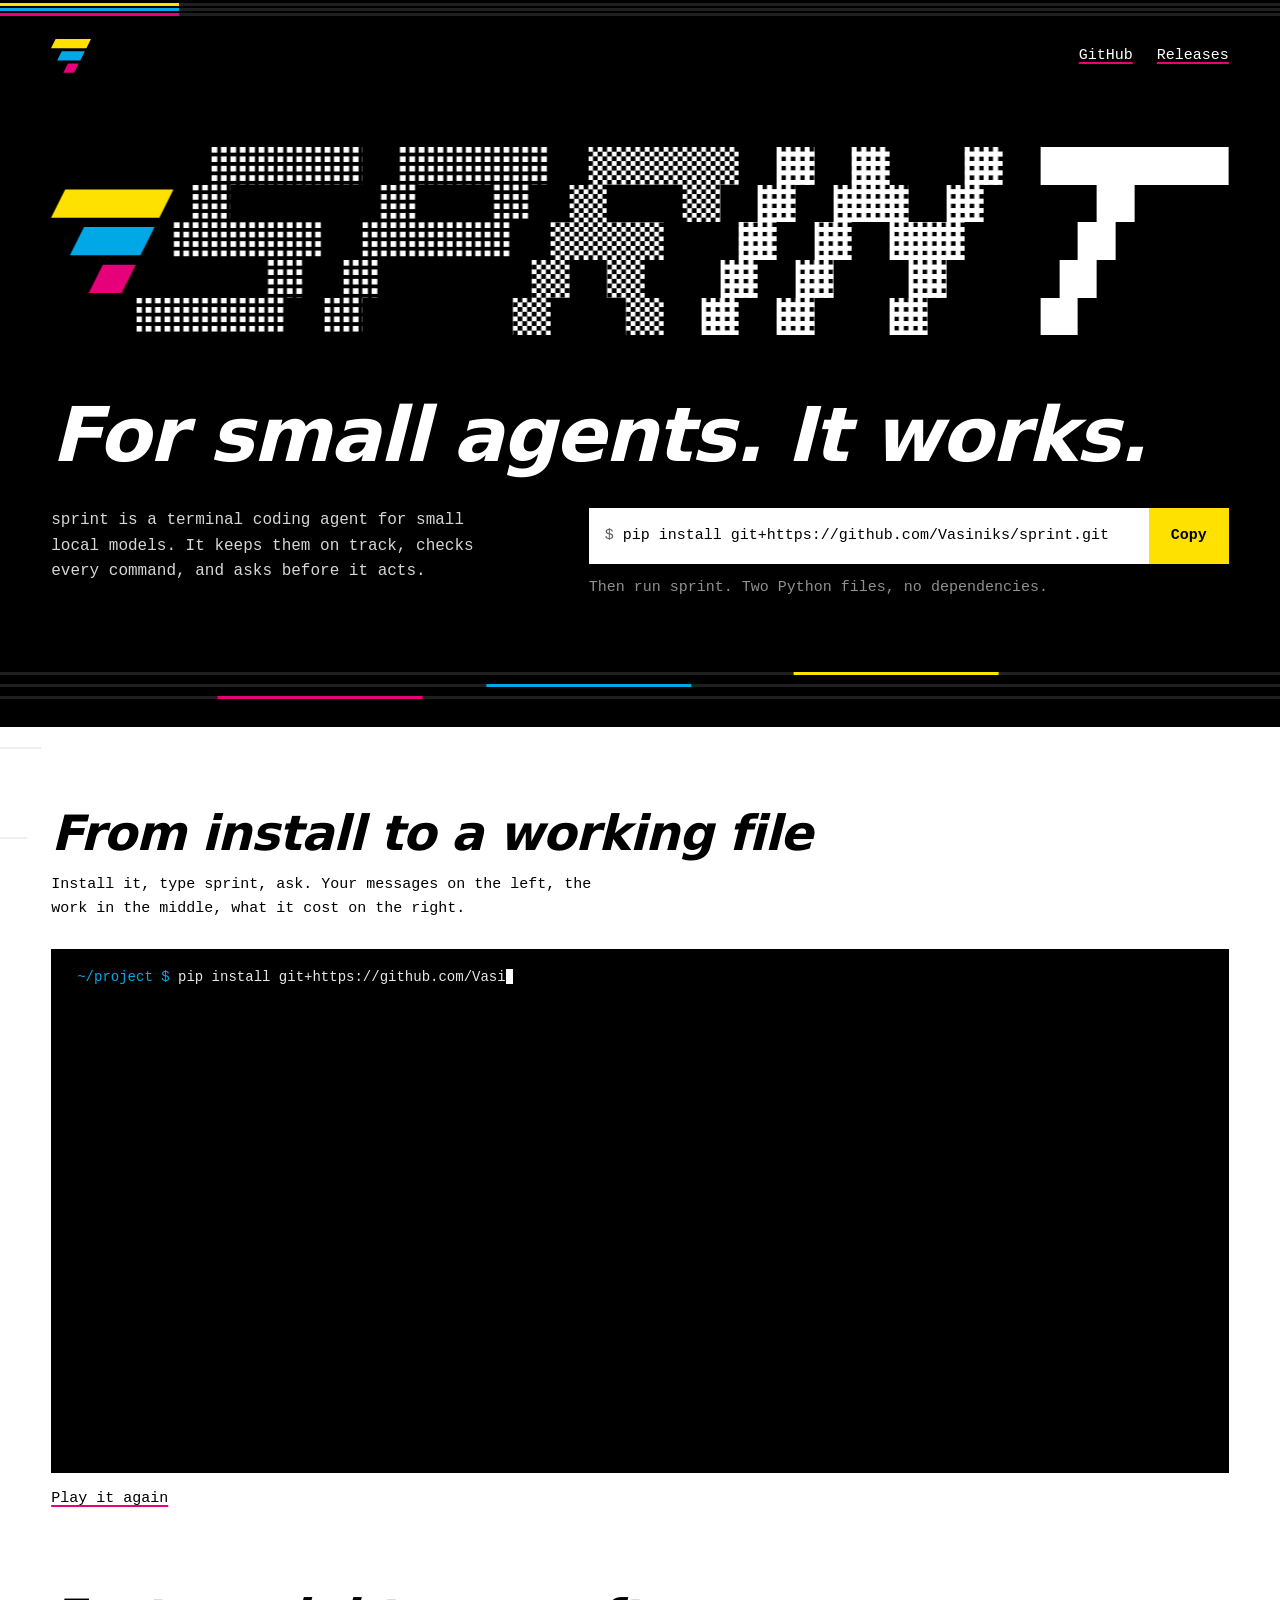
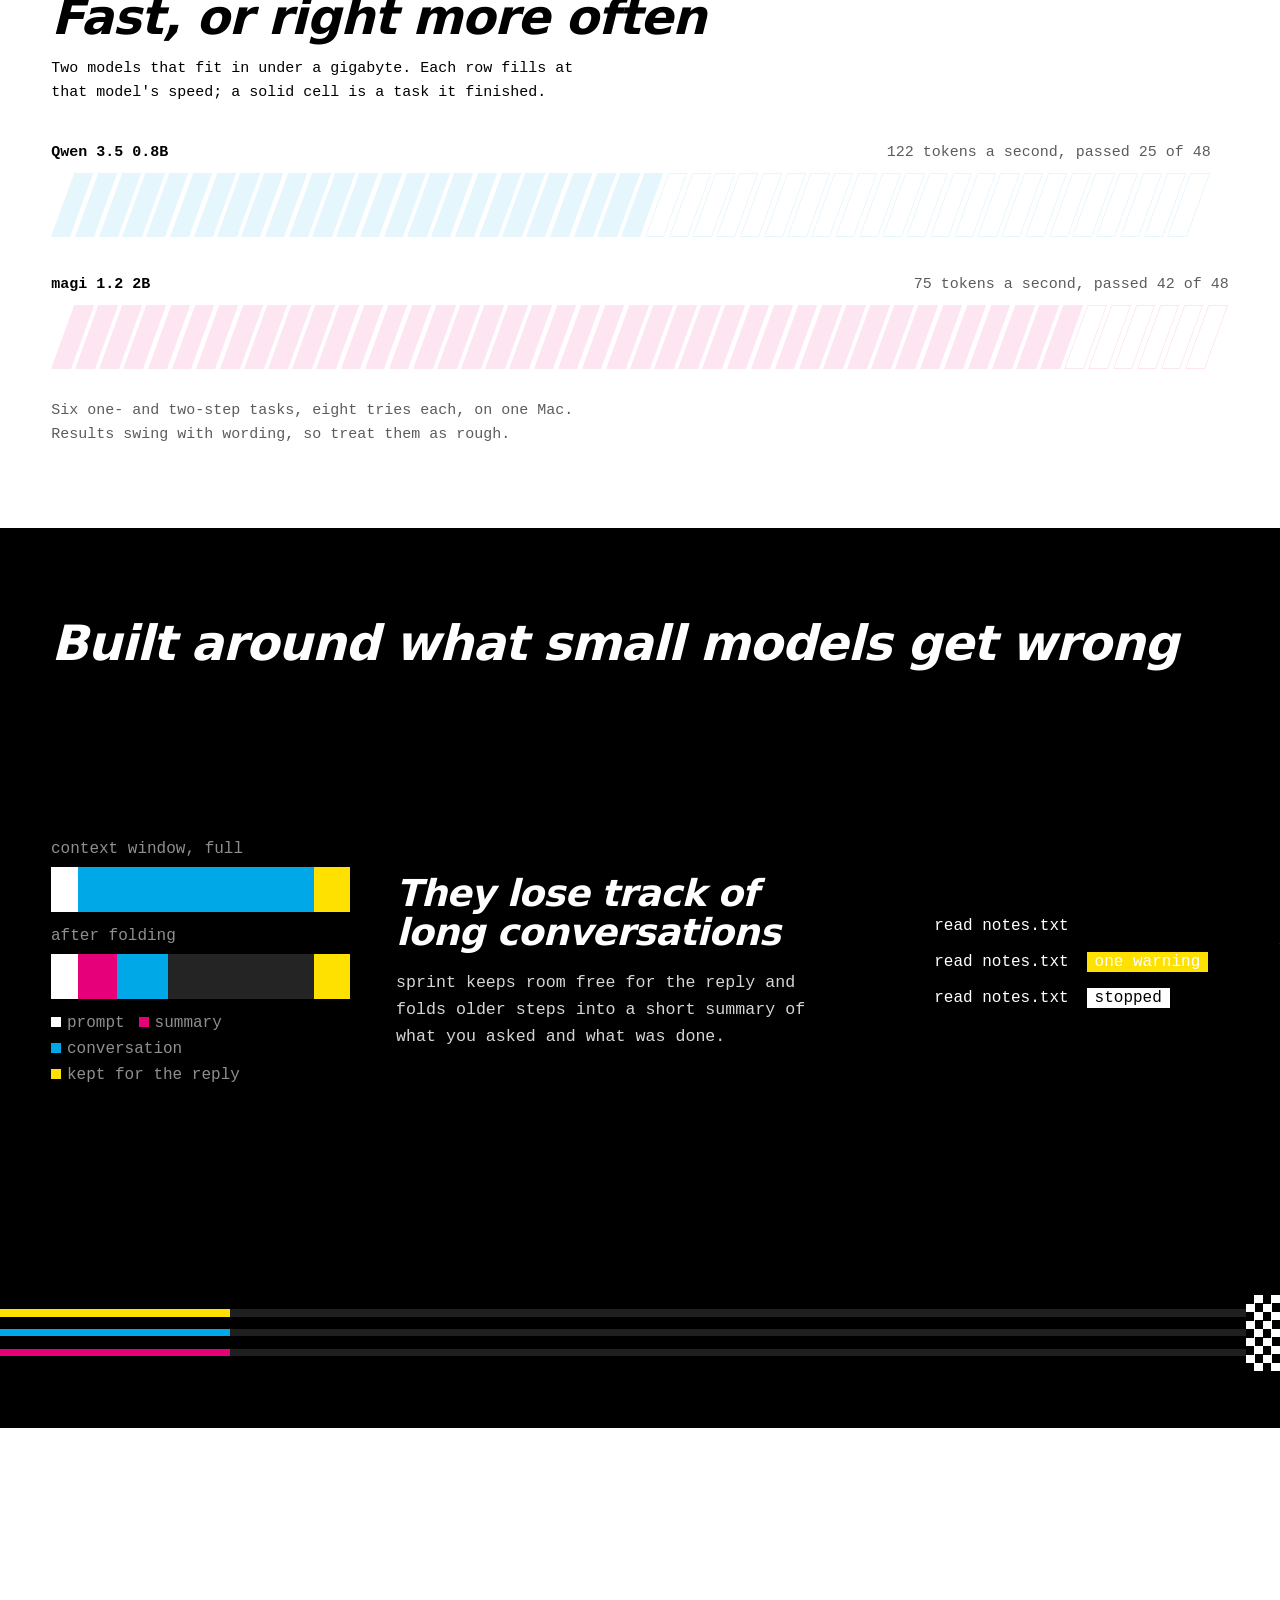
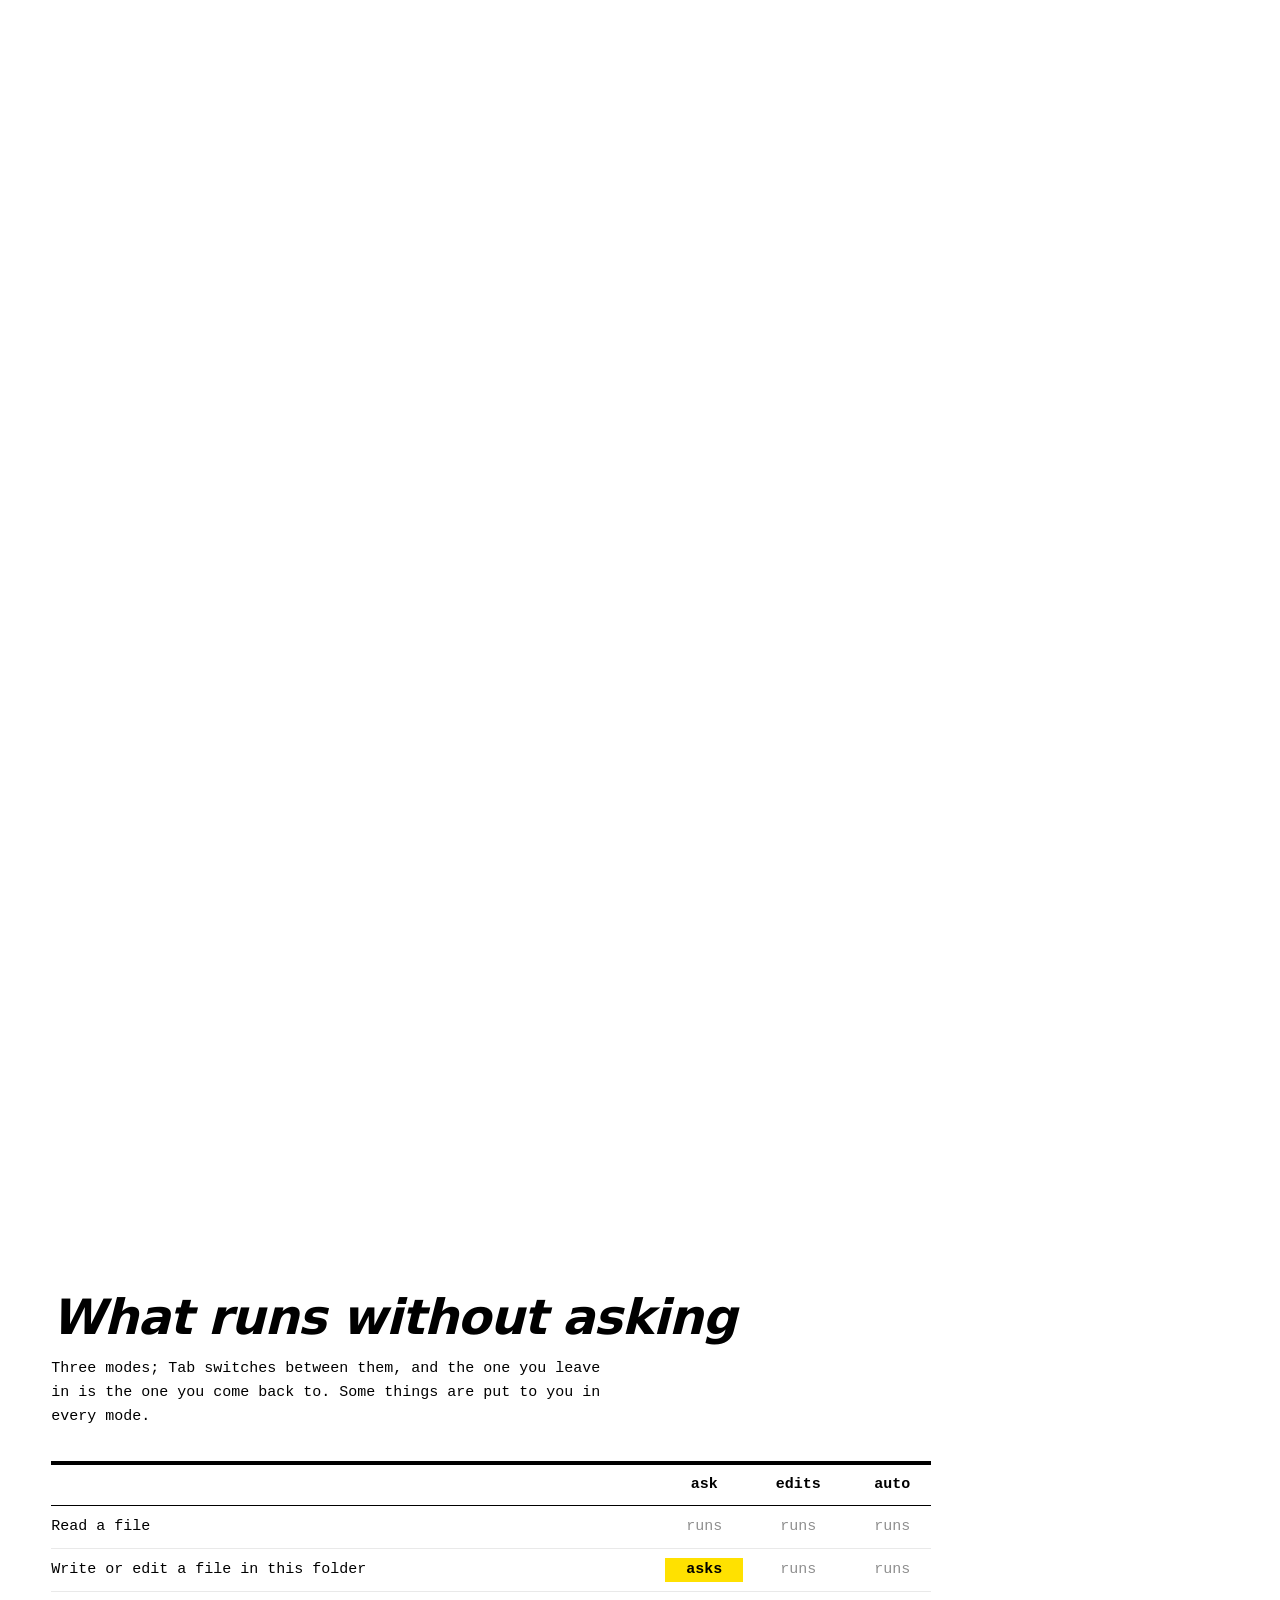
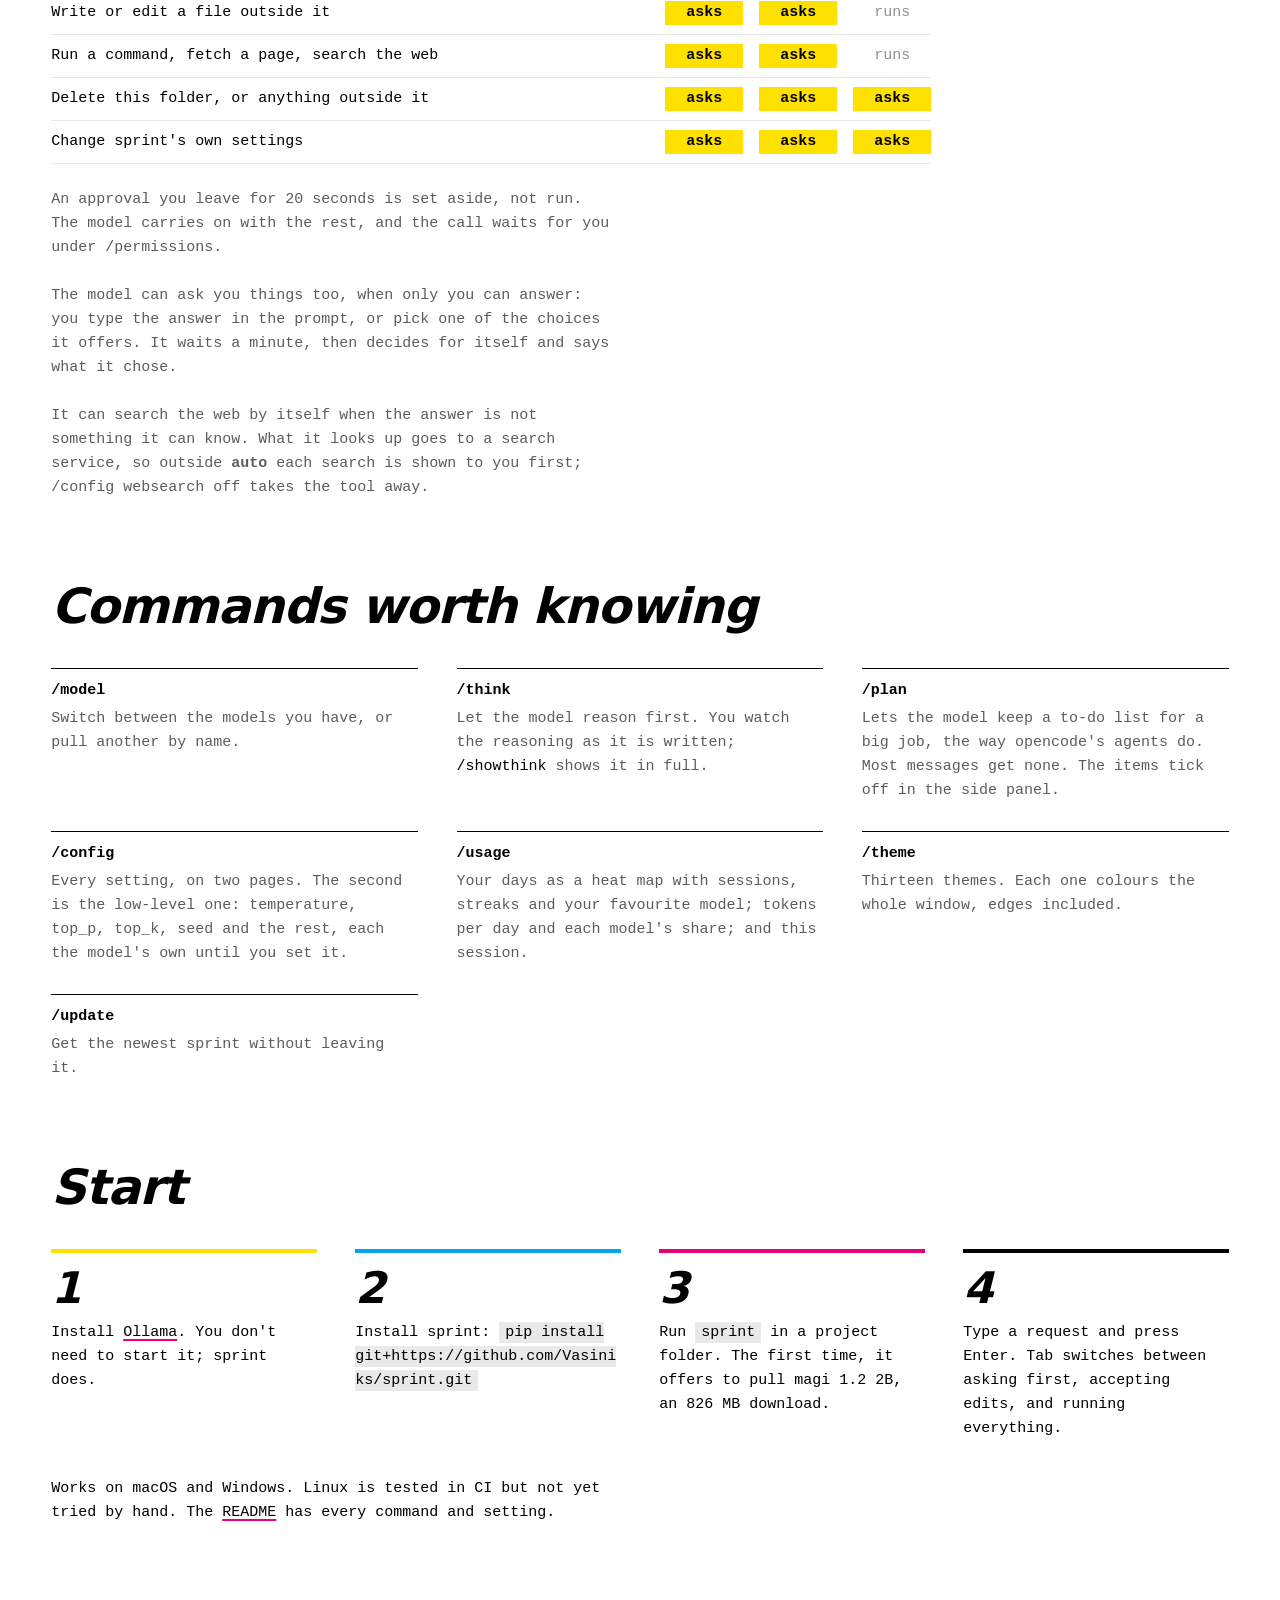
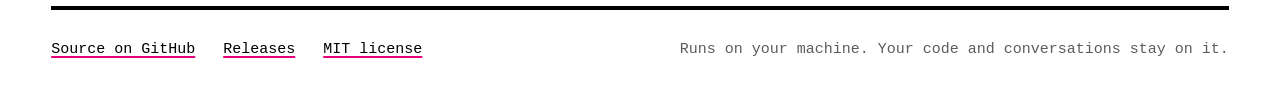
<file: site/index.html>
<!doctype html>
<html lang="en">
<head>
<meta charset="utf-8">
<meta name="viewport" content="width=device-width, initial-scale=1">
<title>sprint, a coding agent for small models</title>
<meta name="description" content="sprint is a terminal coding agent for small local models. Two Python files, no dependencies.">
<meta property="og:title" content="sprint">
<meta property="og:description" content="A terminal coding agent for small local models. It works.">
<meta name="color-scheme" content="light">
<link rel="icon" href="favicon.svg" type="image/svg+xml">
<script>document.documentElement.className = 'js'</script>
<style>
:root {
  --paper: #fff; --ink: #000; --grey: #5c5c5c; --faint: #e9e9e9; --line: #4a4a4a; --dim: #8f8f8f;
  --y: #ffe100; --c: #00a8e8; --m: #e6007a;
  --mono: ui-monospace, "SF Mono", SFMono-Regular, Menlo, Consolas, "Liberation Mono", monospace;
  --lean: "Avenir Next", "Helvetica Neue", "Segoe UI", system-ui, Arial, sans-serif;
  --gutter: clamp(16px, 4vw, 72px);
}
* { box-sizing: border-box; }
html { -webkit-text-size-adjust: 100%; }
body { margin: 0; background: var(--paper); color: var(--ink); font: 15px/1.6 var(--mono); overflow-x: clip; }
a { color: inherit; text-decoration: underline; text-decoration-color: var(--m); text-decoration-thickness: 2px; text-underline-offset: 3px; }
a:hover { text-decoration-color: var(--c); }
:focus-visible { outline: 3px solid var(--c); outline-offset: 3px; }
p { margin: 0; max-width: 62ch; }
h1, h2, h3 { font-family: var(--lean); font-style: italic; font-weight: 800; letter-spacing: -0.02em; margin: 0; }
h1 { font-size: clamp(2.1rem, 5.9vw, 7rem); line-height: .98; }
h1 span { white-space: nowrap; }
h2 { font-size: clamp(1.6rem, 3.8vw, 3.25rem); line-height: 1.05; }
h3 { font-size: 1.3rem; line-height: 1.2; }
code { font: inherit; }

/* the pace: three runners across the top of the window, each as far along its lane as you are down the page.
   Yellow leads, magenta trails, and they finish level */
.pace { position: fixed; inset: 0 0 auto 0; z-index: 20; display: grid; gap: 2px; padding: 3px 0; background: var(--ink); pointer-events: none; }
.pace i { display: block; height: 3px; background: #1f1f1f; position: relative; overflow: hidden; }
.pace i::after { content: ""; position: absolute; inset: 0 auto 0 0; width: 14vw; background: var(--tint); transform: translateX(calc(var(--p, 0) * 86vw)); }
.pace i:nth-child(1) { --tint: var(--y); } .pace i:nth-child(2) { --tint: var(--c); } .pace i:nth-child(3) { --tint: var(--m); }

/* the wind: while you scroll, thin streaks cross the page behind the text, against the way the runners go, faster
   the faster you scroll; they fade when you stop. Behind everything: the black panels cover them */
.wind { position: fixed; inset: 0; z-index: -1; pointer-events: none; overflow: hidden; opacity: var(--gust, 0); }
.wind i { position: absolute; left: 0; top: var(--top); width: var(--len); height: var(--thick, 2px); background: var(--tint, #dcdcdc); transform: translateX(calc(var(--at, 0) * 1px)); will-change: transform; }
.wind i:nth-child(1) { --top: 9%; --len: 24vw; } .wind i:nth-child(2) { --top: 21%; --len: 12vw; --tint: var(--c); --thick: 3px; }
.wind i:nth-child(3) { --top: 34%; --len: 30vw; } .wind i:nth-child(4) { --top: 47%; --len: 16vw; --tint: var(--y); --thick: 3px; }
.wind i:nth-child(5) { --top: 58%; --len: 22vw; } .wind i:nth-child(6) { --top: 71%; --len: 10vw; --tint: var(--m); --thick: 3px; }
.wind i:nth-child(7) { --top: 83%; --len: 28vw; } .wind i:nth-child(8) { --top: 93%; --len: 14vw; }

/* hero: a black band the full width of the window */
.hero { background: var(--ink); color: #fff; padding: 19px var(--gutter) 0; overflow: hidden; }
.top { display: flex; align-items: center; justify-content: space-between; padding: 20px 0; }
.top svg { width: 40px; height: auto; display: block; }
.top nav { display: flex; gap: 24px; }
.mark { display: block; width: 100%; height: auto; overflow: visible; margin: clamp(20px, 6vh, 72px) 0 clamp(32px, 7vh, 80px); }
.mark .s { transform-box: fill-box; transform-origin: 100% 50%; transform: scaleX(0); }
.pitch { display: grid; grid-template-columns: minmax(0, 1fr) minmax(0, 640px); gap: 28px clamp(32px, 6vw, 96px); align-items: start; margin-top: clamp(24px, 4vh, 44px); }
.pitch p { font-size: 16px; color: #d6d6d6; }
.get { display: flex; align-items: stretch; background: #fff; color: var(--ink); }
.get code { flex: 1; min-width: 0; padding: 16px; overflow-x: auto; white-space: nowrap; scrollbar-width: none; }
.get code::before { content: "$ "; color: var(--grey); }
.get button { font: inherit; font-weight: 700; border: 0; padding: 0 22px; background: var(--y); color: var(--ink); cursor: pointer; }
.get button:hover { background: var(--c); }
.pitch .after { margin-top: 12px; font-size: 15px; color: var(--dim); }
.track { margin: clamp(40px, 8vh, 88px) calc(var(--gutter) * -1) 0; padding-bottom: 28px; display: grid; gap: 9px; }
.track i { display: block; height: 3px; background: #1f1f1f; position: relative; }
.track i::after { content: ""; position: absolute; inset: 0 auto 0 0; width: 16vw; background: var(--tint); transform: translateX(var(--at)); }
.track i:nth-child(1) { --tint: var(--y); --at: 62vw; --t: 1.5s; }
.track i:nth-child(2) { --tint: var(--c); --at: 38vw; --t: 2.2s; }
.track i:nth-child(3) { --tint: var(--m); --at: 17vw; --t: 3.1s; }

main { padding: 0 var(--gutter); }
section { padding-top: clamp(52px, 9vh, 104px); }
section > h2 + p { margin-top: 14px; }
/* a heading arrives the way the logo does: at a run from the left, three lines of colour trailing, drawn in as it stops */
h2 { position: relative; }
h2::before { content: ""; position: absolute; right: calc(100% + 14px); top: .22em; width: 100vw; height: .6em; transform: scaleX(0); transform-origin: 100% 50%;
  background: linear-gradient(var(--y) 0 26%, transparent 26% 37%, var(--c) 37% 63%, transparent 63% 74%, var(--m) 74%); }

/* the screen: three panels, like the app */
.tui { position: relative; margin-top: 28px; background: var(--ink); color: #e6e6e6; font-size: 14px; line-height: 1.55; display: grid; grid-template-columns: minmax(180px, 2fr) minmax(0, 7fr) minmax(200px, 2.4fr); }
/* before the app: the terminal it is installed and started from, then its opening screen while the model loads */
.boot { position: absolute; inset: 0; z-index: 2; background: var(--ink); padding: 18px clamp(14px, 2.4vw, 26px); display: none; overflow: hidden; }
.booting .boot { display: block; }
.shell { white-space: pre-wrap; overflow-wrap: anywhere; }  /* (not .sh: that is the logo's letters) */
.shell .ps { color: var(--c); } .shell .out { color: var(--dim); } .shell .ok { color: #fff; }
.splash { display: none; height: 100%; flex-direction: column; align-items: center; justify-content: center; gap: clamp(18px, 4vh, 34px); }
.loaded .shell { display: none; } .loaded .splash { display: flex; }
.word { width: min(74%, 560px); height: auto; display: block; }
.load { display: flex; align-items: center; gap: .9em; color: var(--dim); white-space: nowrap; }
.tui aside { padding: 16px 16px 14px; color: var(--dim); min-width: 0; }
.tui .hist { border-right: 1px solid var(--line); }
.tui .side { border-left: 1px solid var(--line); }
.tui h4 { margin: 0 0 8px; font: inherit; color: #fff; }
.tui h4 span { color: var(--dim); float: right; }
.tui .side h4:not(:first-child) { margin-top: 18px; }
.tui ol, .tui ul { list-style: none; margin: 0; padding: 0; }
.hist li { padding: 6px 8px; margin: 0 -8px 4px; }
.hist li.now { background: #1c1c1c; color: #fff; }
.hist li b { display: block; font-weight: 400; color: #fff; white-space: nowrap; overflow: hidden; text-overflow: ellipsis; }
.grid { display: grid; grid-template-columns: repeat(12, 1fr); gap: 2px; }
.grid i { aspect-ratio: 1.6; background: #242424; }
.grid i.sys { background: #fff; } .grid i.used { background: var(--c); }
.sess { display: grid; grid-template-columns: auto minmax(0, 1fr); gap: 0 1.2em; margin: 0; }
.sess dd { margin: 0; color: #e6e6e6; white-space: nowrap; overflow: hidden; text-overflow: ellipsis; }
.acts li { white-space: nowrap; overflow: hidden; text-overflow: ellipsis; }
.acts li b { font-weight: 400; color: var(--y); } .acts li em { font-style: normal; color: var(--c); }
.mid { display: flex; flex-direction: column; min-width: 0; height: calc(33.7em + 52px); padding: 16px clamp(12px, 2vw, 22px) 14px; }
.talk { flex: 1 1 0; min-height: 0; overflow: hidden; }
.talk > * + * { margin-top: 12px; }
.you { background: #2c2f35; padding: 6px 10px; color: #fff; font-weight: 700; border-left: 4px solid var(--c); }
.you::before { content: "❯ "; color: var(--c); }
.cost { color: var(--dim); margin-top: 2px !important; }
.win { position: relative; border: 1px solid var(--line); border-radius: 7px; padding: 12px 12px 8px; }
.talk > .win { margin-top: 20px; }
.win .cap, .win .state { position: absolute; top: -0.8em; background: var(--ink); padding: 0 6px; white-space: nowrap; }
.win .cap { left: 8px; max-width: calc(100% - 96px); overflow: hidden; text-overflow: ellipsis; }
.win .cap b { color: var(--y); font-weight: 400; }
.win .cap em { color: var(--c); font-style: normal; }
.win .state { right: 8px; color: var(--dim); }
.win .body { white-space: pre-wrap; min-height: 1.55em; }
.plus { color: var(--c); } .minus { color: var(--m); } .dim { color: var(--dim); }
/* the prompt: a status line while a turn runs, a rule with the model, the prompt itself, a rule carrying the mode */
.status { display: flex; align-items: center; gap: .9em; margin-top: 10px; color: var(--dim); white-space: nowrap; visibility: hidden; }
.busy .status { visibility: visible; }
.status span { min-width: 0; overflow: hidden; text-overflow: ellipsis; }
.lap { --cells: 14; flex: none; position: relative; width: calc(var(--cells) * .6em); height: 1.05em; margin: 0 .3em; background: #242424; overflow: hidden; transform: skewX(-26.565deg); color: var(--y); }
.lap b { position: absolute; inset: 0 auto 0 0; display: flex; transform: translateX(3em); }
.lap i { width: .6em; height: 1.05em; background: currentColor; }
.lap i:nth-child(1) { opacity: .3; } .lap i:nth-child(2) { opacity: .52; } .lap i:nth-child(3) { opacity: .76; }
.rule { display: flex; align-items: center; gap: 10px; margin-top: 4px; color: var(--dim); white-space: nowrap; }
.rule::before, .rule::after { content: ""; width: 14px; border-top: 1px solid var(--line); }
.rule.over::before, .rule.under::after { content: none; }
.rule i { flex: 1; border-top: 1px solid var(--line); min-width: 12px; }
#mode, .gt { color: var(--c); font-weight: 700; }
#meta { overflow: hidden; text-overflow: ellipsis; }
.line { display: flex; align-items: flex-start; gap: .6em; margin-top: 4px; color: #fff; }
.gt { flex: none; }
.modeline { display: flex; align-items: center; margin-top: 6px; color: var(--dim); white-space: nowrap; }
.icon { display: inline-flex; gap: 2px; margin: 0 .7em 0 .25em; transform: skewX(-26.565deg); }
.icon i { width: .5em; height: .8em; box-shadow: inset 0 0 0 1px var(--c); }
.icon i.on { background: var(--c); }
.modeline span:last-child { margin-left: .6em; }
.entry { min-width: 0; overflow-wrap: anywhere; }
.caret { display: inline-block; width: .55em; height: 1.05em; background: #fff; vertical-align: -.2em; }
.hint { color: var(--dim); margin-left: .6em; white-space: pre-wrap; }
#typed:not(:empty) ~ .hint, .asking .caret { display: none; }
.q { margin-right: 1.2em; }
.keys { display: inline-block; white-space: nowrap; color: var(--dim); } .keys b { color: #fff; font-weight: 400; } .keys b ~ b { margin-left: 1.1em; } .keys u { text-decoration: none; background: #fff; color: var(--ink); font-weight: 700; padding: 0 .45em; margin-right: .7em; } .keys u.hit { background: var(--y); } .keys b.hit { background: var(--y); color: var(--ink); }
.again { margin-top: 14px; font: inherit; background: none; border: 0; padding: 0; cursor: pointer; text-decoration: underline; text-decoration-color: var(--m); text-decoration-thickness: 2px; text-underline-offset: 3px; }

/* two models */
.lanes { margin-top: 36px; display: grid; gap: 30px; }
.lane .name { display: flex; flex-wrap: wrap; justify-content: space-between; gap: 4px 16px; }
.lane .name span { color: var(--grey); }
.cells { display: grid; grid-template-columns: repeat(48, 1fr); gap: clamp(1px, .35vw, 5px); height: clamp(34px, 5vw, 64px); margin: 8px 0 6px; transform: skewX(-20deg); transform-origin: 0 100%; padding-right: clamp(12px, 2vw, 24px); }
.cells i { background: var(--tint); }
.cells i.miss { background: none; box-shadow: inset 0 0 0 1px var(--tint); }
.q { --tint: var(--c); --step: 34ms; } .g { --tint: var(--m); --step: 55ms; }
.note { margin-top: 24px; color: var(--grey); }

/* three points, side by side */
.points { margin-top: 40px; display: grid; grid-template-columns: repeat(3, minmax(0, 1fr)); gap: 48px clamp(28px, 4vw, 64px); }
.point p { margin-top: 10px; }
.fig { font-size: 13px; line-height: 1.5; min-height: 132px; margin-bottom: 22px; display: flex; flex-direction: column; justify-content: flex-end; }
.bar { display: flex; height: 22px; background: var(--faint); margin-top: 6px; }
.bar i { display: block; height: 100%; flex: none; }
.bar .k { background: var(--ink); width: 9%; } .bar .c { background: var(--c); width: 79%; } .bar .m { background: var(--m); width: 0; } .bar .y { background: var(--y); margin-left: auto; width: 12%; }
.bar.fold .c { width: 17%; } .bar.fold .m { width: 13%; }
.fig .cap { display: block; color: var(--grey); }
.fig .cap + .bar + .cap { margin-top: 12px; }
.key { display: flex; flex-wrap: wrap; gap: 2px 14px; margin-top: 12px; color: var(--grey); }
.key i { display: inline-block; width: 10px; height: 10px; margin-right: 6px; } .key .k { background: var(--ink); }
.calls { display: grid; grid-template-columns: auto 1fr; gap: 8px 16px; align-items: center; margin: 0; }
.calls dt, .calls dd { margin: 0; }
.tag { padding: 1px 8px; } .tag.warn { background: var(--y); } .tag.stop { background: var(--ink); color: #fff; }
.askline { background: var(--ink); color: #fff; padding: 14px; display: flex; flex-wrap: wrap; gap: 4px 18px; }
.askline span { color: var(--y); } .askline b { font-weight: 400; color: #fff; }
.askline b:first-of-type { padding: 0 6px; margin: 0 -6px; }
/* on a wide window the three points are a run: the heading holds still and they pass under it from right to left, a
   pixel across for every pixel you scroll. (.wide is set by the script when the window is wide and tall enough) */
.ground { display: none; }
.run.wide { height: calc(100vh + var(--travel, 0px)); }
/* held, it is the track: black from edge to edge, the heading over it, the points passing, and under them three lanes
   with a runner in each that gains ground as you scroll and reaches the chequered line as the last point arrives */
.run.wide .pin { position: sticky; top: 0; height: 100vh; overflow: hidden; background: var(--ink); color: #fff;
  display: grid; grid-template-rows: auto minmax(0, 1fr) auto; grid-template-columns: minmax(0, 1fr); margin: 0 calc(var(--gutter) * -1); padding: clamp(56px, 10vh, 112px) var(--gutter) 0; }
.run.wide .points { display: flex; gap: clamp(56px, 7vw, 130px); width: max-content; margin: 0; align-self: center; transform: translateX(calc(var(--x, 0) * -1px)); will-change: transform; }
/* a point is a little over half the window wide, so the next one always shows at the right edge: there is more that way */
.run.wide .point { width: min(62vw, 1000px); display: grid; grid-template-columns: minmax(0, 4fr) minmax(0, 6fr); gap: clamp(28px, 3.6vw, 72px); align-items: center; }
.run.wide .fig { min-height: 0; margin: 0; font-size: clamp(15px, 1.25vw, 18px); }
.run.wide .fig .cap, .run.wide .key { color: var(--dim); }
.run.wide .bar { height: clamp(34px, 5vh, 48px); background: #242424; } .run.wide .bar .k, .run.wide .key .k { background: #fff; }
.run.wide .calls { gap: 12px 18px; } .run.wide .tag.stop { background: #fff; color: var(--ink); }
.run.wide .askline { padding: 24px; font-size: clamp(15px, 1.25vw, 18px); box-shadow: inset 0 0 0 1px var(--line); }
.run.wide .point h3 { font-size: clamp(1.8rem, 2.9vw, 2.9rem); line-height: 1.06; }
.run.wide .point p { font-size: clamp(16px, 1.3vw, 19px); margin-top: 18px; color: #d6d6d6; }
.js .run.wide .point:not(.go) { opacity: .3; }  /* a point still on its way in is there to be seen, faintly */
.run.wide .point { transition: opacity .35s; }
.js .run.wide .point:not(.go) .calls > * { opacity: 1; }
.run.wide .ground { display: grid; gap: clamp(8px, 1.4vh, 14px); position: relative; margin: 0 calc(var(--gutter) * -1); padding: clamp(28px, 6vh, 64px) 0 clamp(36px, 8vh, 84px); }
.ground i { display: block; height: clamp(5px, .8vh, 8px); background: #1f1f1f; position: relative; }
.ground i::after { content: ""; position: absolute; inset: 0 auto 0 0; width: 18vw; background: var(--tint); transform: translateX(calc(var(--r, 0) * (100vw - 18vw - 34px))); }
.ground i:nth-child(1) { --tint: var(--y); } .ground i:nth-child(2) { --tint: var(--c); } .ground i:nth-child(3) { --tint: var(--m); }
/* the line they run to: chequered, the way the logo is shaded */
.ground b { position: absolute; right: 0; top: clamp(20px, 4.4vh, 50px); bottom: clamp(28px, 6.4vh, 70px); width: 34px;
  background: conic-gradient(#fff 25%, #000 0 50%, #fff 0 75%, #000 0) 0 0 / 17px 17px; }

/* what each mode runs: a row to a kind of action, a column to a mode */
.rules { margin-top: 32px; max-width: 880px; border-top: 4px solid var(--ink); }
.rr { display: grid; grid-template-columns: minmax(0, 1fr) repeat(3, 5.2em); align-items: center; gap: 0 clamp(6px, 1.4vw, 16px); padding: 9px 0; border-bottom: 1px solid var(--faint); }
.rr.head { padding: 8px 0; border-bottom-color: var(--ink); }
.rr b, .rr i, .rr u { text-align: center; font-style: normal; text-decoration: none; }
.rr i { color: var(--dim); }
.rr u { background: var(--y); font-weight: 700; }

/* commands: a name, and what it is for */
.cmds { margin: 36px 0 0; display: grid; grid-template-columns: repeat(3, minmax(0, 1fr)); gap: 28px clamp(24px, 3vw, 48px); }
.cmds dt { font-weight: 700; border-top: 1px solid var(--ink); padding-top: 10px; }
.cmds dd { margin: 4px 0 0; color: var(--grey); }
.cmds dd code { color: var(--ink); }

/* start: four steps across */
.steps { list-style: none; counter-reset: n; margin: 36px 0 0; padding: 0; display: grid; grid-template-columns: repeat(4, minmax(0, 1fr)); gap: 32px clamp(24px, 3vw, 48px); }
.steps li { counter-increment: n; border-top: 4px solid var(--ink); padding-top: 12px; }
.steps li::before { content: counter(n); display: block; font: italic 800 clamp(2rem, 3.4vw, 3.25rem)/1.1 var(--lean); margin-bottom: 8px; }
.steps li:nth-child(1) { border-color: var(--y); } .steps li:nth-child(2) { border-color: var(--c); } .steps li:nth-child(3) { border-color: var(--m); }
.steps code { background: var(--faint); padding: 2px 6px; overflow-wrap: anywhere; }
.steps + p { margin-top: 36px; }

footer { margin: clamp(52px, 9vh, 104px) var(--gutter) 0; padding: 28px 0 48px; display: flex; flex-wrap: wrap; gap: 8px 28px; align-items: center; border-top: 4px solid var(--ink); }
footer span { color: var(--grey); margin-left: auto; }

@media (max-width: 1000px) {
  .pitch { grid-template-columns: minmax(0, 1fr); }
  .tui { grid-template-columns: minmax(0, 1fr) minmax(190px, 240px); }
  .tui .hist { display: none; }
  .steps { grid-template-columns: repeat(2, minmax(0, 1fr)); }
  .cmds { grid-template-columns: repeat(2, minmax(0, 1fr)); }
}
@media (max-width: 760px) {
  .tui { grid-template-columns: minmax(0, 1fr); font-size: 12.5px; }
  .tui .side, .status .wide { display: none; }
  .mid { height: calc(38.4em + 52px); }
  .lap { --cells: 10; }
  .points { grid-template-columns: minmax(0, 1fr); }
  .fig { min-height: 0; }
  .steps, .cmds { grid-template-columns: minmax(0, 1fr); }
  .rr { grid-template-columns: minmax(0, 1fr) repeat(3, 3.6em); font-size: 13.5px; }
  footer span { margin-left: 0; width: 100%; }
}

/* everything below moves for every visitor, whatever their system says about reduced motion: the owner's choice */
.mark .run { animation: dash .95s cubic-bezier(.1, .8, .14, 1) both; }
.mark .s { animation: tail .7s .8s cubic-bezier(.65, 0, .2, 1) both; }
.hero h1, .pitch > * { animation: rise .45s .3s cubic-bezier(.2, .7, .2, 1) both; }
.pitch > * { animation-delay: .4s; } .pitch > * + * { animation-delay: .5s; }
.track i::after { animation: zip var(--t) cubic-bezier(.5, 0, .8, .4) infinite; }
.busy .lap, .load .lap { animation: tint 3.3s steps(1) infinite; }
.busy .lap b, .load .lap b { animation: lap 1.1s steps(18) infinite; }
@media (max-width: 760px) { .busy .lap b, .load .lap b { animation-timing-function: steps(14); } }
.caret { animation: blink 1s steps(1) infinite; }
.js .cells i { opacity: .1; }
.js .go .cells i { animation: land 90ms both; animation-delay: calc(var(--n) * var(--step)); }
.js .bar.fold i { transition: width .8s cubic-bezier(.6, 0, .2, 1) .5s; }
.js .point:not(.go) .bar.fold .c { width: 79%; } .js .point:not(.go) .bar.fold .m { width: 0; }
.js .calls > * { opacity: 0; }
.js .go .calls > * { animation: land .25s both; animation-delay: calc(var(--n) * .55s + .3s); }
.go .askline b:first-of-type { animation: press 3.2s steps(1) 1.2s infinite; }
.js main h2 { opacity: 0; }
.js .seen h2 { animation: sprint .5s cubic-bezier(.16, .8, .2, 1) both; }
.js .seen h2::before { animation: tail .45s .28s cubic-bezier(.65, 0, .2, 1) both; }
.js .seen > h2 + p, .js .seen .tui, .js .seen .lanes, .js .seen .rules, .js .seen .cmds, .js .seen .steps { animation: rise .45s .22s cubic-bezier(.2, .7, .2, 1) both; }
.splash .word { animation: rise .4s cubic-bezier(.2, .7, .2, 1) both; }
@keyframes dash { from { transform: translateX(-1500px); } to { transform: none; } }
@keyframes tail { from { transform: scaleX(1); } to { transform: scaleX(0); } }
@keyframes rise { from { opacity: 0; transform: translateX(-28px); } to { opacity: 1; transform: none; } }
@keyframes sprint { from { opacity: 0; transform: translateX(-22vw); } 35% { opacity: 1; } to { opacity: 1; transform: none; } }
@keyframes zip { 0% { transform: translateX(-20vw); } 70%, 100% { transform: translateX(104vw); } }
@keyframes ripple { 0%, 100% { opacity: .25; } 50% { opacity: 1; } }
@keyframes lap { from { transform: translateX(-2.4em); } to { transform: translateX(calc(var(--cells) * .6em)); } }
@keyframes tint { 0% { color: var(--y); } 33.33% { color: var(--c); } 66.67% { color: var(--m); } }
@keyframes blink { 50% { opacity: 0; } }
@keyframes land { from { opacity: .1; transform: translateX(-8px); } to { opacity: 1; transform: none; } }
@keyframes press { 0%, 100% { background: none; color: #fff; } 12%, 30% { background: var(--y); color: var(--ink); } }
</style>
</head>
<body>
<div class="pace" id="pace" aria-hidden="true"><i></i><i></i><i></i></div>
<div class="wind" id="wind" aria-hidden="true"><i></i><i></i><i></i><i></i><i></i><i></i><i></i><i></i></div>

<header class="hero" id="top">
  <div class="top">
    <a href="#top" aria-label="sprint"><svg viewBox="0 0 52 44" aria-hidden="true"><polygon points="6,0 52,0 46,12 0,12" fill="#ffe100"/><polygon points="14,16 44,16 38,28 8,28" fill="#00a8e8"/><polygon points="22,32 36,32 30,44 16,44" fill="#e6007a"/></svg></a>
    <nav>
      <a href="https://github.com/Vasiniks/sprint">GitHub</a>
      <a href="https://github.com/Vasiniks/sprint/releases">Releases</a>
    </nav>
  </div>
  <svg class="mark" viewBox="-45.25 0 625.25 100" role="img" aria-label="sprint"><defs><pattern id="d1" width="5" height="5" patternUnits="userSpaceOnUse"><rect width="3" height="3" fill="#ffffff"/></pattern><pattern id="d2" width="5" height="5" patternUnits="userSpaceOnUse"><rect width="2.5" height="2.5" fill="#ffffff"/><rect x="2.5" y="2.5" width="2.5" height="2.5" fill="#ffffff"/></pattern><pattern id="d3" width="5" height="5" patternUnits="userSpaceOnUse"><path d="M0 0h5v5h-5zM2.5 0h2.5v2.5h-2.5z" fill-rule="evenodd" fill="#ffffff"/></pattern><g id="g-i"><rect x="40" y="0" width="20" height="20"/><rect x="30" y="20" width="20" height="20"/><rect x="20" y="40" width="20" height="20"/><rect x="10" y="60" width="20" height="20"/><rect x="0" y="80" width="20" height="20"/></g><g id="g-n"><rect x="40" y="0" width="20" height="20"/><rect x="100" y="0" width="20" height="20"/><rect x="30" y="20" width="40" height="20"/><rect x="90" y="20" width="20" height="20"/><rect x="20" y="40" width="20" height="20"/><rect x="60" y="40" width="40" height="20"/><rect x="10" y="60" width="20" height="20"/><rect x="70" y="60" width="20" height="20"/><rect x="0" y="80" width="20" height="20"/><rect x="60" y="80" width="20" height="20"/></g><g id="g-p"><rect x="40" y="0" width="80" height="20"/><rect x="30" y="20" width="20" height="20"/><rect x="90" y="20" width="20" height="20"/><rect x="20" y="40" width="80" height="20"/><rect x="10" y="60" width="20" height="20"/><rect x="0" y="80" width="20" height="20"/></g><g id="g-r"><rect x="40" y="0" width="80" height="20"/><rect x="30" y="20" width="20" height="20"/><rect x="90" y="20" width="20" height="20"/><rect x="20" y="40" width="60" height="20"/><rect x="10" y="60" width="20" height="20"/><rect x="50" y="60" width="20" height="20"/><rect x="0" y="80" width="20" height="20"/><rect x="60" y="80" width="20" height="20"/></g><g id="g-s"><rect x="40" y="0" width="80" height="20"/><rect x="30" y="20" width="20" height="20"/><rect x="20" y="40" width="80" height="20"/><rect x="70" y="60" width="20" height="20"/><rect x="0" y="80" width="80" height="20"/></g><g id="g-t"><rect x="40" y="0" width="100" height="20"/><rect x="70" y="20" width="20" height="20"/><rect x="60" y="40" width="20" height="20"/><rect x="50" y="60" width="20" height="20"/><rect x="40" y="80" width="20" height="20"/></g></defs><style>.sh{animation:11s ease-in-out infinite}.sh1{animation-name:sh1}.sh2{animation-name:sh2}.sh3{animation-name:sh3}.sh4{animation-name:sh4}.w{animation:glint 12s linear infinite}@keyframes sh1{0%,42%{opacity:0}58%,82%{opacity:1}88%,100%{opacity:0}}@keyframes sh2{0%,42%{opacity:1}58%,82%{opacity:0}88%,100%{opacity:1}}@keyframes sh3{0%,31%{opacity:1}41.5%,88%{opacity:0}94%,100%{opacity:1}}@keyframes sh4{0%{opacity:1}18%,94%{opacity:0}100%{opacity:1}}@keyframes glint{0%,3.2%,100%{opacity:0}1%,1.4%{opacity:1}}</style><g class="run"><rect class="s" x="-4037.75" y="22.5" width="4000" height="15" fill="#ffe100"/><rect class="s" x="-4027.75" y="42.5" width="4000" height="15" fill="#00a8e8"/><rect class="s" x="-4017.75" y="62.5" width="4000" height="15" fill="#e6007a"/><polygon points="-37.75,22.5 19.75,22.5 12.25,37.5 -45.25,37.5" fill="#ffe100"/><polygon points="-27.75,42.5 9.75,42.5 2.25,57.5 -35.25,57.5" fill="#00a8e8"/><polygon points="-17.75,62.5 -0.25,62.5 -7.75,77.5 -25.25,77.5" fill="#e6007a"/><g shape-rendering="crispEdges"><g transform="translate(0,0)"><use href="#g-s" class="sh sh1" fill="url(#d1)" style="animation-delay:-8.25s"/><use href="#g-s" class="sh sh2" fill="url(#d2)" opacity="0" style="animation-delay:-8.25s"/><use href="#g-s" class="sh sh3" fill="url(#d3)" opacity="0" style="animation-delay:-8.25s"/><use href="#g-s" class="sh sh4" fill="#ffffff" opacity="0" style="animation-delay:-8.25s"/><use href="#g-s" class="w" fill="#ffe100" opacity="0" style="animation-delay:2.20s"/><use href="#g-s" class="w" fill="#00a8e8" opacity="0" style="animation-delay:6.20s"/><use href="#g-s" class="w" fill="#e6007a" opacity="0" style="animation-delay:10.20s"/></g><g transform="translate(100,0)"><use href="#g-p" class="sh sh1" fill="url(#d1)" style="animation-delay:-6.42s"/><use href="#g-p" class="sh sh2" fill="url(#d2)" opacity="0" style="animation-delay:-6.42s"/><use href="#g-p" class="sh sh3" fill="url(#d3)" opacity="0" style="animation-delay:-6.42s"/><use href="#g-p" class="sh sh4" fill="#ffffff" opacity="0" style="animation-delay:-6.42s"/><use href="#g-p" class="w" fill="#ffe100" opacity="0" style="animation-delay:2.33s"/><use href="#g-p" class="w" fill="#00a8e8" opacity="0" style="animation-delay:6.33s"/><use href="#g-p" class="w" fill="#e6007a" opacity="0" style="animation-delay:10.33s"/></g><g transform="translate(200,0)"><use href="#g-r" class="sh sh1" fill="url(#d1)" opacity="0" style="animation-delay:-4.58s"/><use href="#g-r" class="sh sh2" fill="url(#d2)" style="animation-delay:-4.58s"/><use href="#g-r" class="sh sh3" fill="url(#d3)" opacity="0" style="animation-delay:-4.58s"/><use href="#g-r" class="sh sh4" fill="#ffffff" opacity="0" style="animation-delay:-4.58s"/><use href="#g-r" class="w" fill="#ffe100" opacity="0" style="animation-delay:2.47s"/><use href="#g-r" class="w" fill="#00a8e8" opacity="0" style="animation-delay:6.47s"/><use href="#g-r" class="w" fill="#e6007a" opacity="0" style="animation-delay:10.47s"/></g><g transform="translate(300,0)"><use href="#g-i" class="sh sh1" fill="url(#d1)" opacity="0" style="animation-delay:-3.30s"/><use href="#g-i" class="sh sh2" fill="url(#d2)" style="animation-delay:-3.30s"/><use href="#g-i" class="sh sh3" fill="url(#d3)" style="animation-delay:-3.30s"/><use href="#g-i" class="sh sh4" fill="#ffffff" opacity="0" style="animation-delay:-3.30s"/><use href="#g-i" class="w" fill="#ffe100" opacity="0" style="animation-delay:2.56s"/><use href="#g-i" class="w" fill="#00a8e8" opacity="0" style="animation-delay:6.56s"/><use href="#g-i" class="w" fill="#e6007a" opacity="0" style="animation-delay:10.56s"/></g><g transform="translate(340,0)"><use href="#g-n" class="sh sh1" fill="url(#d1)" opacity="0" style="animation-delay:-2.02s"/><use href="#g-n" class="sh sh2" fill="url(#d2)" style="animation-delay:-2.02s"/><use href="#g-n" class="sh sh3" fill="url(#d3)" style="animation-delay:-2.02s"/><use href="#g-n" class="sh sh4" fill="#ffffff" opacity="0" style="animation-delay:-2.02s"/><use href="#g-n" class="w" fill="#ffe100" opacity="0" style="animation-delay:2.65s"/><use href="#g-n" class="w" fill="#00a8e8" opacity="0" style="animation-delay:6.65s"/><use href="#g-n" class="w" fill="#e6007a" opacity="0" style="animation-delay:10.65s"/></g><g transform="translate(440,0)"><use href="#g-t" class="sh sh1" fill="url(#d1)" opacity="0" style="animation-delay:0.00s"/><use href="#g-t" class="sh sh2" fill="url(#d2)" style="animation-delay:0.00s"/><use href="#g-t" class="sh sh3" fill="url(#d3)" style="animation-delay:0.00s"/><use href="#g-t" class="sh sh4" fill="#ffffff" style="animation-delay:0.00s"/><use href="#g-t" class="w" fill="#ffe100" opacity="0" style="animation-delay:2.80s"/><use href="#g-t" class="w" fill="#00a8e8" opacity="0" style="animation-delay:6.80s"/><use href="#g-t" class="w" fill="#e6007a" opacity="0" style="animation-delay:10.80s"/></g></g></g></svg>
  <h1><span>For small agents.</span> <span>It works.</span></h1>
  <div class="pitch">
    <div>
      <p>sprint is a terminal coding agent for small local models. It keeps them on track, checks every command, and asks before it acts.</p>
    </div>
    <div>
      <div class="get">
        <code id="cmd">pip install git+https://github.com/Vasiniks/sprint.git</code>
        <button type="button" id="copy">Copy</button>
      </div>
      <p class="after">Then run <code>sprint</code>. Two Python files, no dependencies.</p>
    </div>
  </div>
  <div class="track" aria-hidden="true"><i></i><i></i><i></i></div>
</header>

<main>
<section id="demo">
  <h2>From install to a working file</h2>
  <p>Install it, type <code>sprint</code>, ask. Your messages on the left, the work in the middle, what it cost on the right.</p>
  <div class="tui" id="term" role="img" aria-label="A terminal. sprint is installed with pip and started by typing sprint; its opening screen shows while the model loads. Then it is asked to write hello.py and run it, and to change what it prints. It asks before writing the file, before running it and before editing it, and reports back each time.">
    <div class="boot" id="boot">
      <div class="shell" id="sh"></div>
      <div class="splash">
        <svg class="word" viewBox="0 0 580 100" aria-hidden="true"><g shape-rendering="crispEdges"><g transform="translate(0,0)"><use href="#g-s" class="sh sh1" fill="url(#d1)" style="animation-delay:-8.25s"/><use href="#g-s" class="sh sh2" fill="url(#d2)" opacity="0" style="animation-delay:-8.25s"/><use href="#g-s" class="sh sh3" fill="url(#d3)" opacity="0" style="animation-delay:-8.25s"/><use href="#g-s" class="sh sh4" fill="#ffffff" opacity="0" style="animation-delay:-8.25s"/><use href="#g-s" class="w" fill="#ffe100" opacity="0" style="animation-delay:2.20s"/><use href="#g-s" class="w" fill="#00a8e8" opacity="0" style="animation-delay:6.20s"/><use href="#g-s" class="w" fill="#e6007a" opacity="0" style="animation-delay:10.20s"/></g><g transform="translate(100,0)"><use href="#g-p" class="sh sh1" fill="url(#d1)" style="animation-delay:-6.42s"/><use href="#g-p" class="sh sh2" fill="url(#d2)" opacity="0" style="animation-delay:-6.42s"/><use href="#g-p" class="sh sh3" fill="url(#d3)" opacity="0" style="animation-delay:-6.42s"/><use href="#g-p" class="sh sh4" fill="#ffffff" opacity="0" style="animation-delay:-6.42s"/><use href="#g-p" class="w" fill="#ffe100" opacity="0" style="animation-delay:2.33s"/><use href="#g-p" class="w" fill="#00a8e8" opacity="0" style="animation-delay:6.33s"/><use href="#g-p" class="w" fill="#e6007a" opacity="0" style="animation-delay:10.33s"/></g><g transform="translate(200,0)"><use href="#g-r" class="sh sh1" fill="url(#d1)" opacity="0" style="animation-delay:-4.58s"/><use href="#g-r" class="sh sh2" fill="url(#d2)" style="animation-delay:-4.58s"/><use href="#g-r" class="sh sh3" fill="url(#d3)" opacity="0" style="animation-delay:-4.58s"/><use href="#g-r" class="sh sh4" fill="#ffffff" opacity="0" style="animation-delay:-4.58s"/><use href="#g-r" class="w" fill="#ffe100" opacity="0" style="animation-delay:2.47s"/><use href="#g-r" class="w" fill="#00a8e8" opacity="0" style="animation-delay:6.47s"/><use href="#g-r" class="w" fill="#e6007a" opacity="0" style="animation-delay:10.47s"/></g><g transform="translate(300,0)"><use href="#g-i" class="sh sh1" fill="url(#d1)" opacity="0" style="animation-delay:-3.30s"/><use href="#g-i" class="sh sh2" fill="url(#d2)" style="animation-delay:-3.30s"/><use href="#g-i" class="sh sh3" fill="url(#d3)" style="animation-delay:-3.30s"/><use href="#g-i" class="sh sh4" fill="#ffffff" opacity="0" style="animation-delay:-3.30s"/><use href="#g-i" class="w" fill="#ffe100" opacity="0" style="animation-delay:2.56s"/><use href="#g-i" class="w" fill="#00a8e8" opacity="0" style="animation-delay:6.56s"/><use href="#g-i" class="w" fill="#e6007a" opacity="0" style="animation-delay:10.56s"/></g><g transform="translate(340,0)"><use href="#g-n" class="sh sh1" fill="url(#d1)" opacity="0" style="animation-delay:-2.02s"/><use href="#g-n" class="sh sh2" fill="url(#d2)" style="animation-delay:-2.02s"/><use href="#g-n" class="sh sh3" fill="url(#d3)" style="animation-delay:-2.02s"/><use href="#g-n" class="sh sh4" fill="#ffffff" opacity="0" style="animation-delay:-2.02s"/><use href="#g-n" class="w" fill="#ffe100" opacity="0" style="animation-delay:2.65s"/><use href="#g-n" class="w" fill="#00a8e8" opacity="0" style="animation-delay:6.65s"/><use href="#g-n" class="w" fill="#e6007a" opacity="0" style="animation-delay:10.65s"/></g><g transform="translate(440,0)"><use href="#g-t" class="sh sh1" fill="url(#d1)" opacity="0" style="animation-delay:0.00s"/><use href="#g-t" class="sh sh2" fill="url(#d2)" style="animation-delay:0.00s"/><use href="#g-t" class="sh sh3" fill="url(#d3)" style="animation-delay:0.00s"/><use href="#g-t" class="sh sh4" fill="#ffffff" style="animation-delay:0.00s"/><use href="#g-t" class="w" fill="#ffe100" opacity="0" style="animation-delay:2.80s"/><use href="#g-t" class="w" fill="#00a8e8" opacity="0" style="animation-delay:6.80s"/><use href="#g-t" class="w" fill="#e6007a" opacity="0" style="animation-delay:10.80s"/></g></g></svg>
        <div class="load"><div class="lap"><b><i></i><i></i><i></i><i></i></b></div><span id="loading">starting the model server</span></div>
      </div>
    </div>
    <aside class="hist">
      <h4>Messages</h4>
      <ol id="hist">
        <li><b>write hello.py that prints hello world, then run it</b>2 tools, 5s</li>
        <li class="now"><b>now make it say hello sprint</b>1 tool, 3s</li>
      </ol>
    </aside>
    <div class="mid">
      <div class="talk" id="talk">
        <div class="you">write hello.py that prints hello world, then run it</div>
        <div class="win"><span class="cap"><b>write</b> hello.py <em>+1</em></span><span class="state">done</span><div class="body"><span class="plus">+ print("hello world")</span></div></div>
        <div class="win"><span class="cap"><b>shell</b> python3 hello.py</span><span class="state">done</span><div class="body"><span class="dim">$ python3 hello.py</span>
hello world</div></div>
        <div class="say">Saved hello.py and ran it. It prints hello world.</div>
        <div class="cost">↑ 1.9k ↓ 310 tokens | 5s</div>
        <div class="you">now make it say hello sprint</div>
        <div class="win"><span class="cap"><b>edit</b> hello.py <em>+1 -1</em></span><span class="state">done</span><div class="body"><span class="minus">- print("hello world")</span>
<span class="plus">+ print("hello sprint")</span></div></div>
        <div class="say">Changed. hello.py now prints hello sprint.</div>
        <div class="cost">↑ 2.1k ↓ 190 tokens | 3s</div>
      </div>
      <div class="status"><div class="lap"><b><i></i><i></i><i></i><i></i></b></div><span>answering (<span id="secs">0</span>s | ↓ <span id="toks">0</span> tokens<span class="wide"> | medium effort</span>)</span></div>
      <div class="rule over"><i></i><span id="meta">magi-1.2-2B · 9%</span></div>
      <div class="line"><span class="gt">❯</span><span class="entry"><span id="typed"></span><span class="caret"></span><span class="hint">Ask anything…  / for commands  ! for shell</span></span></div>
      <div class="rule under"><i></i></div>
      <div class="modeline"><span class="icon" aria-hidden="true"><i class="on"></i><i></i><i></i></span><span id="mode">ask</span><span> (tab to cycle)</span></div>
    </div>
    <aside class="side">
      <h4>Context <span id="pct">9%</span></h4>
      <div class="grid" id="grid"></div>
      <h4>Session</h4>
      <dl class="sess">
        <dt>model</dt><dd>magi-1.2-2B</dd>
        <dt>thinking</dt><dd>off</dd>
        <dt>plan</dt><dd>on</dd>
        <dt>speed</dt><dd id="spd">75 tok/s</dd>
      </dl>
      <h4>Activity</h4>
      <ul class="acts" id="acts">
        <li><b>write</b> hello.py <em>done</em></li>
        <li><b>shell</b> python3 hello.py <em>done</em></li>
        <li><b>edit</b> hello.py <em>done</em></li>
      </ul>
    </aside>
  </div>
  <button type="button" class="again" id="again">Play it again</button>
</section>

<section id="models">
  <h2>Fast, or right more often</h2>
  <p>Two models that fit in under a gigabyte. Each row fills at that model's speed; a solid cell is a task it finished.</p>
  <div class="lanes">
    <div class="lane q">
      <div class="name"><strong>Qwen 3.5 0.8B</strong><span>122 tokens a second, passed 25 of 48</span></div>
      <div class="cells" data-pass="25" aria-hidden="true"></div>
    </div>
    <div class="lane g">
      <div class="name"><strong>magi 1.2 2B</strong><span>75 tokens a second, passed 42 of 48</span></div>
      <div class="cells" data-pass="42" aria-hidden="true"></div>
    </div>
  </div>
  <p class="note">Six one- and two-step tasks, eight tries each, on one Mac. Results swing with wording, so treat them as rough.</p>
</section>

<section id="how">
  <div class="run" id="run"><div class="pin">
  <h2>Built around what small models get wrong</h2>
  <div class="points" id="points">
    <div class="point">
      <div class="fig" aria-hidden="true">
        <span class="cap">context window, full</span>
        <div class="bar"><i class="k"></i><i class="c"></i><i class="y"></i></div>
        <span class="cap">after folding</span>
        <div class="bar fold"><i class="k"></i><i class="m"></i><i class="c"></i><i class="y"></i></div>
        <div class="key"><span><i class="k"></i>prompt</span><span><i style="background:var(--m)"></i>summary</span><span><i style="background:var(--c)"></i>conversation</span><span><i style="background:var(--y)"></i>kept for the reply</span></div>
      </div>
      <div>
        <h3>They lose track of long conversations</h3>
        <p>sprint keeps room free for the reply and folds older steps into a short summary of what you asked and what was done.</p>
      </div>
    </div>
    <div class="point">
      <div class="fig" aria-hidden="true">
        <dl class="calls">
          <dt style="--n:0">read notes.txt</dt><dd style="--n:0"></dd>
          <dt style="--n:1">read notes.txt</dt><dd style="--n:1"><span class="tag warn">one warning</span></dd>
          <dt style="--n:2">read notes.txt</dt><dd style="--n:2"><span class="tag stop">stopped</span></dd>
        </dl>
      </div>
      <div>
        <h3>They go in circles</h3>
        <p>The same call again, the same file rewritten, the same failure twice running: sprint warns the model once, then stops the turn and tells you why.</p>
      </div>
    </div>
    <div class="point">
      <div class="fig" aria-hidden="true">
        <div class="askline"><span>rm -rf build?</span><b>y once</b><b>a always</b><b>n no</b></div>
      </div>
      <div>
        <h3>They garble commands</h3>
        <p>Every tool call is checked, and a reply cut off halfway is never run. You approve each command and edit, or allow the ones you trust for good. Esc stops a turn at once, and nothing can keep you from quitting.</p>
      </div>
    </div>
  </div>
  <div class="ground" id="ground" aria-hidden="true"><i></i><i></i><i></i><b></b></div>
  </div></div>
</section>

<section id="asks">
  <h2>What runs without asking</h2>
  <p>Three modes; Tab switches between them, and the one you leave in is the one you come back to. Some things are put to you in every mode.</p>
  <div class="rules" role="table" aria-label="What each mode runs without asking">
    <div class="rr head" role="row"><span role="columnheader"></span><b role="columnheader">ask</b><b role="columnheader">edits</b><b role="columnheader">auto</b></div>
    <div class="rr" role="row"><span role="rowheader">Read a file</span><i role="cell">runs</i><i role="cell">runs</i><i role="cell">runs</i></div>
    <div class="rr" role="row"><span role="rowheader">Write or edit a file in this folder</span><u role="cell">asks</u><i role="cell">runs</i><i role="cell">runs</i></div>
    <div class="rr" role="row"><span role="rowheader">Write or edit a file outside it</span><u role="cell">asks</u><u role="cell">asks</u><i role="cell">runs</i></div>
    <div class="rr" role="row"><span role="rowheader">Run a command, fetch a page, search the web</span><u role="cell">asks</u><u role="cell">asks</u><i role="cell">runs</i></div>
    <div class="rr" role="row"><span role="rowheader">Delete this folder, or anything outside it</span><u role="cell">asks</u><u role="cell">asks</u><u role="cell">asks</u></div>
    <div class="rr" role="row"><span role="rowheader">Change sprint's own settings</span><u role="cell">asks</u><u role="cell">asks</u><u role="cell">asks</u></div>
  </div>
  <p class="note">An approval you leave for 20 seconds is set aside, not run. The model carries on with the rest, and the call waits for you under <code>/permissions</code>.</p>
  <p class="note">The model can ask you things too, when only you can answer: you type the answer in the prompt, or pick one of the choices it offers. It waits a minute, then decides for itself and says what it chose.</p>
  <p class="note">It can search the web by itself when the answer is not something it can know. What it looks up goes to a search service, so outside <b>auto</b> each search is shown to you first; <code>/config websearch off</code> takes the tool away.</p>
</section>

<section id="commands">
  <h2>Commands worth knowing</h2>
  <dl class="cmds">
    <div><dt>/model</dt><dd>Switch between the models you have, or pull another by name.</dd></div>
    <div><dt>/think</dt><dd>Let the model reason first. You watch the reasoning as it is written; <code>/showthink</code> shows it in full.</dd></div>
    <div><dt>/plan</dt><dd>Lets the model keep a to-do list for a big job, the way opencode's agents do. Most messages get none. The items tick off in the side panel.</dd></div>
    <div><dt>/config</dt><dd>Every setting, on two pages. The second is the low-level one: temperature, top_p, top_k, seed and the rest, each the model's own until you set it.</dd></div>
    <div><dt>/usage</dt><dd>Your days as a heat map with sessions, streaks and your favourite model; tokens per day and each model's share; and this session.</dd></div>
    <div><dt>/theme</dt><dd>Thirteen themes. Each one colours the whole window, edges included.</dd></div>
    <div><dt>/update</dt><dd>Get the newest sprint without leaving it.</dd></div>
  </dl>
</section>

<section id="start">
  <h2>Start</h2>
  <ol class="steps">
    <li>Install <a href="https://ollama.com">Ollama</a>. You don't need to start it; sprint does.</li>
    <li>Install sprint: <code>pip install git+https://github.com/Vasiniks/sprint.git</code></li>
    <li>Run <code>sprint</code> in a project folder. The first time, it offers to pull magi 1.2 2B, an 826 MB download.</li>
    <li>Type a request and press Enter. Tab switches between asking first, accepting edits, and running everything.</li>
  </ol>
  <p>Works on macOS and Windows. Linux is tested in CI but not yet tried by hand. The <a href="https://github.com/Vasiniks/sprint#readme">README</a> has every command and setting.</p>
</section>
</main>

<footer>
  <a href="https://github.com/Vasiniks/sprint">Source on GitHub</a>
  <a href="https://github.com/Vasiniks/sprint/releases">Releases</a>
  <a href="https://github.com/Vasiniks/sprint/blob/main/LICENSE">MIT license</a>
  <span>Runs on your machine. Your code and conversations stay on it.</span>
</footer>

<script>
(() => {
  const $ = id => document.getElementById(id);

  $('copy').addEventListener('click', async () => {
    try { await navigator.clipboard.writeText($('cmd').textContent); $('copy').textContent = 'Copied'; }
    catch { $('copy').textContent = 'Select it'; getSelection().selectAllChildren($('cmd')); }
    setTimeout(() => $('copy').textContent = 'Copy', 1600);
  });

  // the two rows of cells: passes first, misses after
  for (const row of document.querySelectorAll('.cells'))
    for (let n = 0; n < 48; n++) {
      const cell = document.createElement('i');
      if (n >= +row.dataset.pass) cell.className = 'miss';
      cell.style.setProperty('--n', n);
      row.append(cell);
    }

  // the screen
  const term = $('term'), talk = $('talk'), typed = $('typed'), meta = $('meta');
  const hist = $('hist'), acts = $('acts'), grid = $('grid');
  const MODEL = 'magi-1.2-2B';
  for (let n = 0; n < 60; n++) grid.append(document.createElement('i'));
  const fill = pct => {  // 60 cells: the first three are the system prompt
    [...grid.children].forEach((c, n) => c.className = n < 3 ? 'sys' : n < Math.round(pct * .6) ? 'used' : '');
    $('pct').textContent = pct + '%'; meta.textContent = MODEL + ' · ' + pct + '%';
  };
  fill(9);

  // the status line: seconds since the turn began, and tokens that arrive only while the model is the one talking
  let began = 0, last = 0, toks = 0, talking = false, clock = 0;
  const tick = () => {
    const now = performance.now();
    if (talking) toks += (now - last) * .075;
    last = now;
    $('secs').textContent = Math.floor((now - began) / 1000); $('toks').textContent = Math.round(toks);
  };
  const busy = on => {
    clearInterval(clock); term.classList.toggle('busy', on); talking = on;
    if (on) { began = last = performance.now(); toks = 0; tick(); clock = setInterval(tick, 100); }
  };

  let run = 0;
  const wait = (ms, id) => new Promise((ok, no) => setTimeout(() => id === run ? ok() : no(), ms));
  const down = () => talk.scrollTop = talk.scrollHeight;
  const add = (cls, html = '') => { const d = document.createElement('div'); d.className = cls; d.innerHTML = html; talk.append(d); down(); return d; };
  const type = async (el, text, ms, id) => { for (const ch of text) { el.textContent += ch; down(); await wait(ms, id); } };
  const approve = async (question, id) => {
    tick(); talking = false; term.classList.add('asking');
    typed.innerHTML = '<span class="q"></span><span class="keys"><u>y once</u> <b>a</b> always <b>n</b> no</span>';
    typed.firstChild.textContent = question; down();
    await wait(950, id);
    typed.querySelector('u').className = 'hit';
    await wait(320, id);
    typed.textContent = ''; term.classList.remove('asking'); tick(); talking = true;
  };
  const tool = async (name, arg, extra, question, body, pct, id) => {
    const w = add('win', `<span class="cap"><b>${name}</b> ${arg} <em>${extra}</em></span><span class="state">waiting</span><div class="body"></div>`);
    const log = document.createElement('li'); log.innerHTML = `<b>${name}</b> ${arg} <em></em>`; acts.append(log);
    await approve(question, id);
    w.querySelector('.body').innerHTML = body; w.querySelector('.state').textContent = 'done';
    log.querySelector('em').textContent = 'done'; fill(pct); down();
  };
  const send = async (text, id) => {
    await type(typed, text, 24, id);
    await wait(380, id);
    add('you').textContent = text; typed.textContent = ''; busy(true);
    hist.querySelector('.now')?.classList.remove('now');
    const row = document.createElement('li'); row.className = 'now';
    row.innerHTML = '<b></b><span>working</span>'; row.firstChild.textContent = text; hist.append(row);
    await wait(800, id);
    return row.lastChild;
  };
  const answer = async (text, cost, took, id, up = '1.9k') => {
    await wait(600, id);
    await type(add('say'), text, 11, id);
    tick(); busy(false);
    add('cost').textContent = '↑ ' + up + ' ↓ ' + $('toks').textContent + ' tokens | ' + $('secs').textContent + 's'; took.textContent = cost + ', ' + $('secs').textContent + 's'; $('spd').textContent = '75 tok/s';
  };
  // before the app: it is installed and started from a terminal, and shows its opening screen while the model loads
  const sh = $('sh');
  const shell = async (cmd, ms, id) => {
    const row = document.createElement('div');
    row.innerHTML = '<span class="ps">~/project $ </span><span></span><span class="caret"></span>';
    sh.append(row);
    await wait(450, id);
    await type(row.children[1], cmd, ms, id);
    await wait(380, id);
    row.lastChild.remove();
  };
  const says = async (lines, id) => {
    for (const [cls, text, ms] of lines) {
      const row = document.createElement('div'); row.className = cls; row.textContent = text; sh.append(row);
      await wait(ms, id);
    }
  };
  const boot = async id => {
    sh.innerHTML = ''; term.classList.remove('loaded'); term.classList.add('booting');
    await shell($('cmd').textContent, 16, id);
    await says([['out', 'Collecting git+https://github.com/Vasiniks/sprint.git', 420], ['out', '  Building wheel for sprint (pyproject.toml) ... done', 520],
                ['ok', 'Successfully installed sprint', 300]], id);
    await shell('sprint', 110, id);
    term.classList.add('loaded'); $('loading').textContent = 'starting the model server';
    await wait(900, id);
    $('loading').textContent = 'loading ' + MODEL;
    await wait(1300, id);
    term.classList.remove('booting', 'loaded');
  };
  async function play() {
    const id = ++run;
    talk.innerHTML = hist.innerHTML = acts.innerHTML = typed.textContent = '';
    $('spd').textContent = 'no reply yet'; fill(5); busy(false); term.classList.remove('asking');
    try {
      await boot(id);
      await wait(700, id);
      let took = await send('write hello.py that prints hello world, then run it', id);
      await tool('write', 'hello.py', '+1', 'write hello.py?', '<span class="plus">+ print("hello world")</span>', 6, id);
      await wait(700, id);
      await tool('shell', 'python3 hello.py', '', 'run python3 hello.py?', '<span class="dim">$ python3 hello.py</span>\nhello world', 7, id);
      await answer('Saved hello.py and ran it. It prints hello world.', '2 tools', took, id);
      await wait(1300, id);
      took = await send('now make it say hello sprint', id);
      await tool('edit', 'hello.py', '+1 -1', 'edit hello.py?', '<span class="minus">- print("hello world")</span>\n<span class="plus">+ print("hello sprint")</span>', 9, id);
      await answer('Changed. hello.py now prints hello sprint.', '1 tool', took, id);
    } catch { /* a newer run took over */ }
  }
  $('again').addEventListener('click', play);

  // the pace: how far down the page you are, as three runners. Yellow is ahead of you and magenta behind, and they finish level
  const pace = $('pace').children, runway = $('run'), points = $('points'), lanes = $('ground').children;
  let travel = 0, queued = false;
  const stride = () => {
    queued = false;
    const p = Math.min(1, Math.max(0, scrollY / Math.max(1, document.documentElement.scrollHeight - innerHeight)));
    [.72, 1, 1.45].forEach((power, n) => pace[n].style.setProperty('--p', Math.pow(p, power).toFixed(4)));
    if (travel) {  // the run: a pixel sideways for every pixel scrolled while the heading is held
      const top = runway.getBoundingClientRect().top, x = Math.min(travel, Math.max(0, -top));
      points.style.setProperty('--x', x.toFixed(1));
      // and the runners under it: they set off as the track comes up the window, and reach the line with the last point
      const along = Math.min(1, Math.max(0, (innerHeight * .6 - top) / (travel + innerHeight * .6)));
      [.62, .86, 1.2].forEach((power, n) => lanes[n].style.setProperty('--r', Math.pow(along, power).toFixed(4)));
    }
  };
  // the wind: streaks that cross the page while it scrolls, as fast as it scrolls, and die away when it stops
  const wind = $('wind'), streaks = [...wind.children].map((el, n) => ({ el, at: (n * 37 % 100) / 100 * innerWidth, pace: .55 + (n * 29 % 50) / 60 }));
  let speed = 0, lastY = scrollY, blowing = false;
  const blow = () => {
    speed *= .9;
    wind.style.setProperty('--gust', Math.min(.9, Math.abs(speed) / 45).toFixed(3));
    for (const s of streaks) {
      const span = innerWidth + s.el.offsetWidth;
      s.at = ((s.at - speed * s.pace) % span + span) % span;  // against the scroll: down the page is a run to the right
      s.el.style.setProperty('--at', (s.at - s.el.offsetWidth).toFixed(1));
    }
    blowing = Math.abs(speed) > .3;
    if (blowing) requestAnimationFrame(blow); else wind.style.setProperty('--gust', 0);
  };
  const onScroll = () => {
    speed += (scrollY - lastY) * .35; lastY = scrollY;
    speed = Math.max(-90, Math.min(90, speed));
    if (!blowing) { blowing = true; requestAnimationFrame(blow); }
    if (!queued) { queued = true; requestAnimationFrame(stride); }
  };
  // the three points run sideways only where there is room for it: a wide window, tall enough to hold a heading and a point
  const measure = () => {
    const wide = innerWidth >= 1000 && innerHeight >= 600;
    runway.classList.toggle('wide', wide);
    travel = 0; points.style.removeProperty('--x');
    if (wide) {
      const pin = runway.firstElementChild, gutter = parseFloat(getComputedStyle(pin).paddingLeft);
      travel = Math.max(0, points.scrollWidth + 2 * gutter - pin.clientWidth);
      runway.style.setProperty('--travel', travel + 'px');
    }
    stride();
  };
  addEventListener('scroll', onScroll, { passive: true });
  addEventListener('resize', measure);
  measure();

  const sections = [...document.querySelectorAll('main section')], cards = [...document.querySelectorAll('.point')];
  if (!('IntersectionObserver' in window)) {
    [...sections, ...cards, $('models')].forEach(el => el.classList.add('seen', 'go'));
    return;
  }
  talk.innerHTML = hist.innerHTML = acts.innerHTML = ''; $('spd').textContent = 'no reply yet'; fill(5);
  const watch = (els, threshold, then) => {
    const seen = new IntersectionObserver(entries => {
      for (const e of entries) if (e.isIntersecting) { seen.unobserve(e.target); then(e.target); }
    }, { threshold });
    els.forEach(el => seen.observe(el));
  };
  watch(sections, .12, el => el.classList.add('seen'));           // a section's heading runs in as the section arrives
  watch([$('models')], .55, el => el.classList.add('go'));         // its figures play once they are well in view
  watch(cards, .8, el => el.classList.add('go'));                 // (a point, once nearly all of it is: it comes in from the side)
  watch([term], .4, play);
})();
</script>
</body>
</html>
</file>
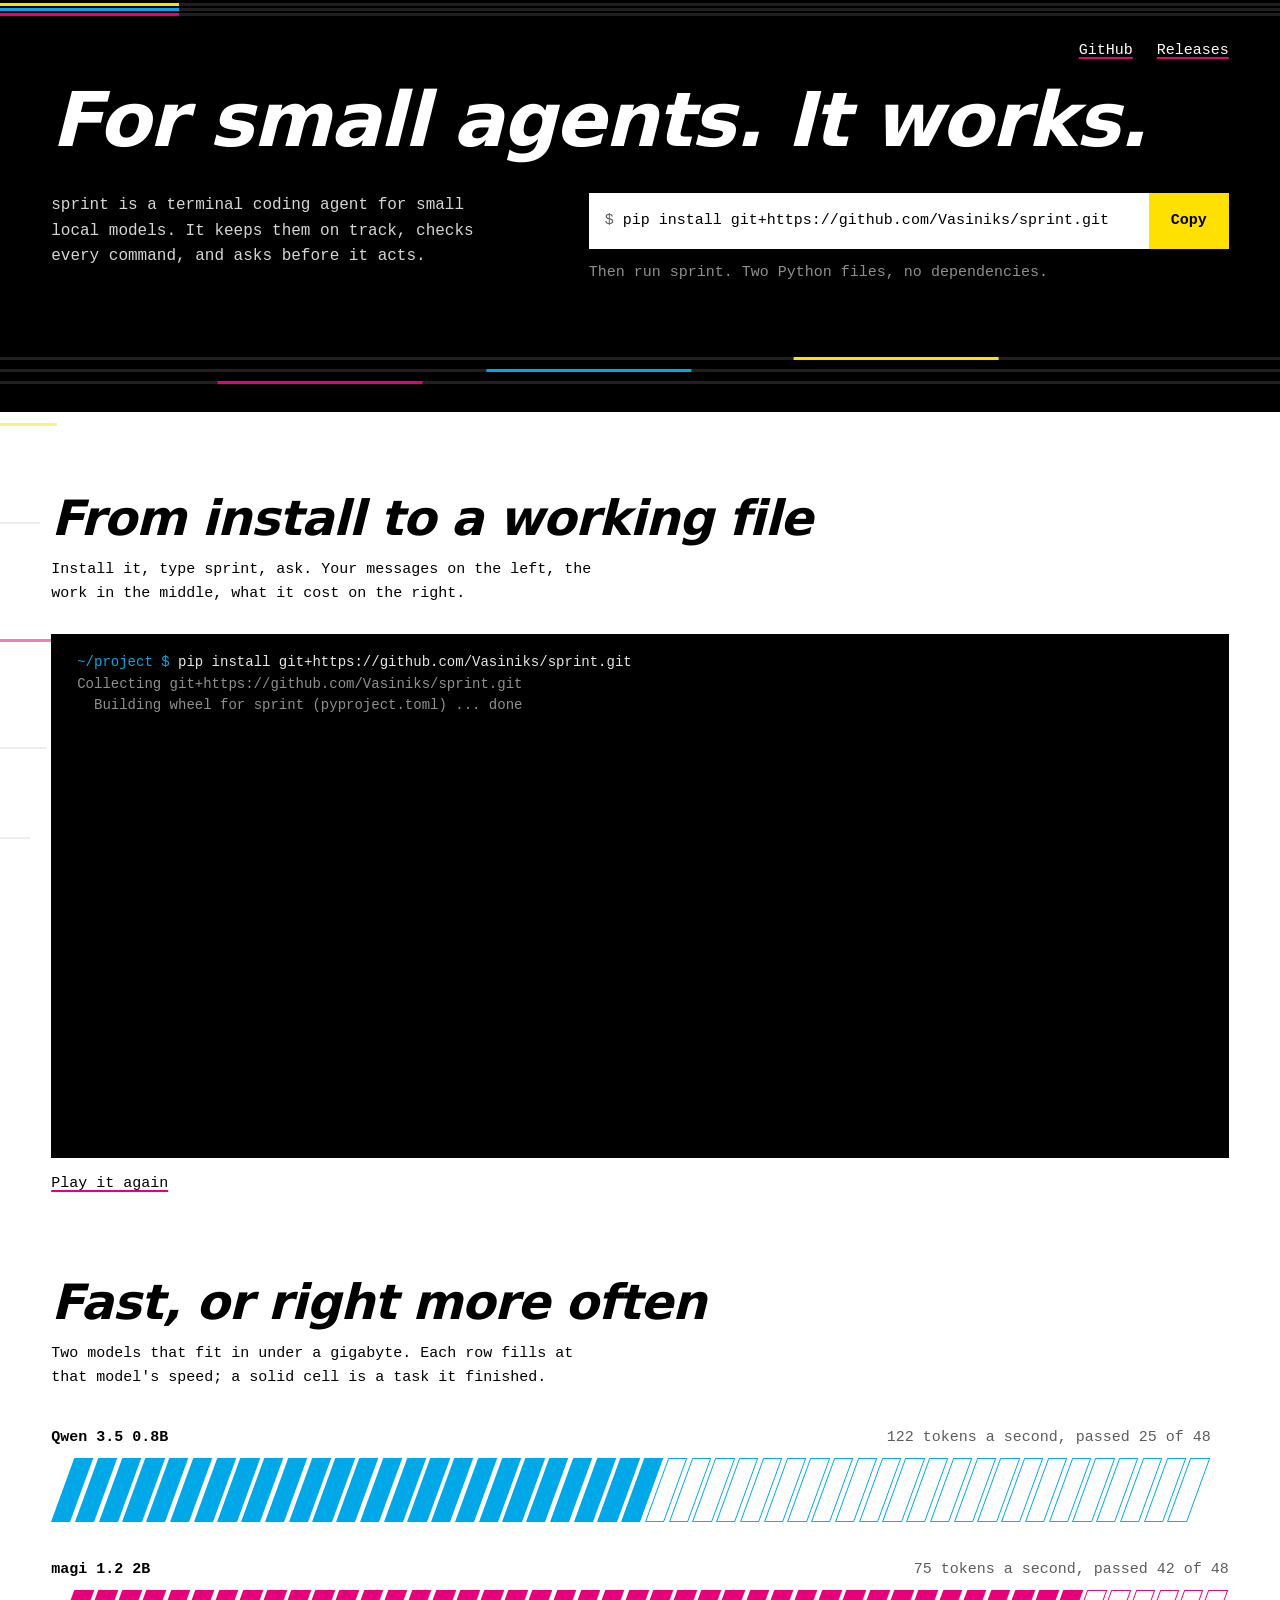
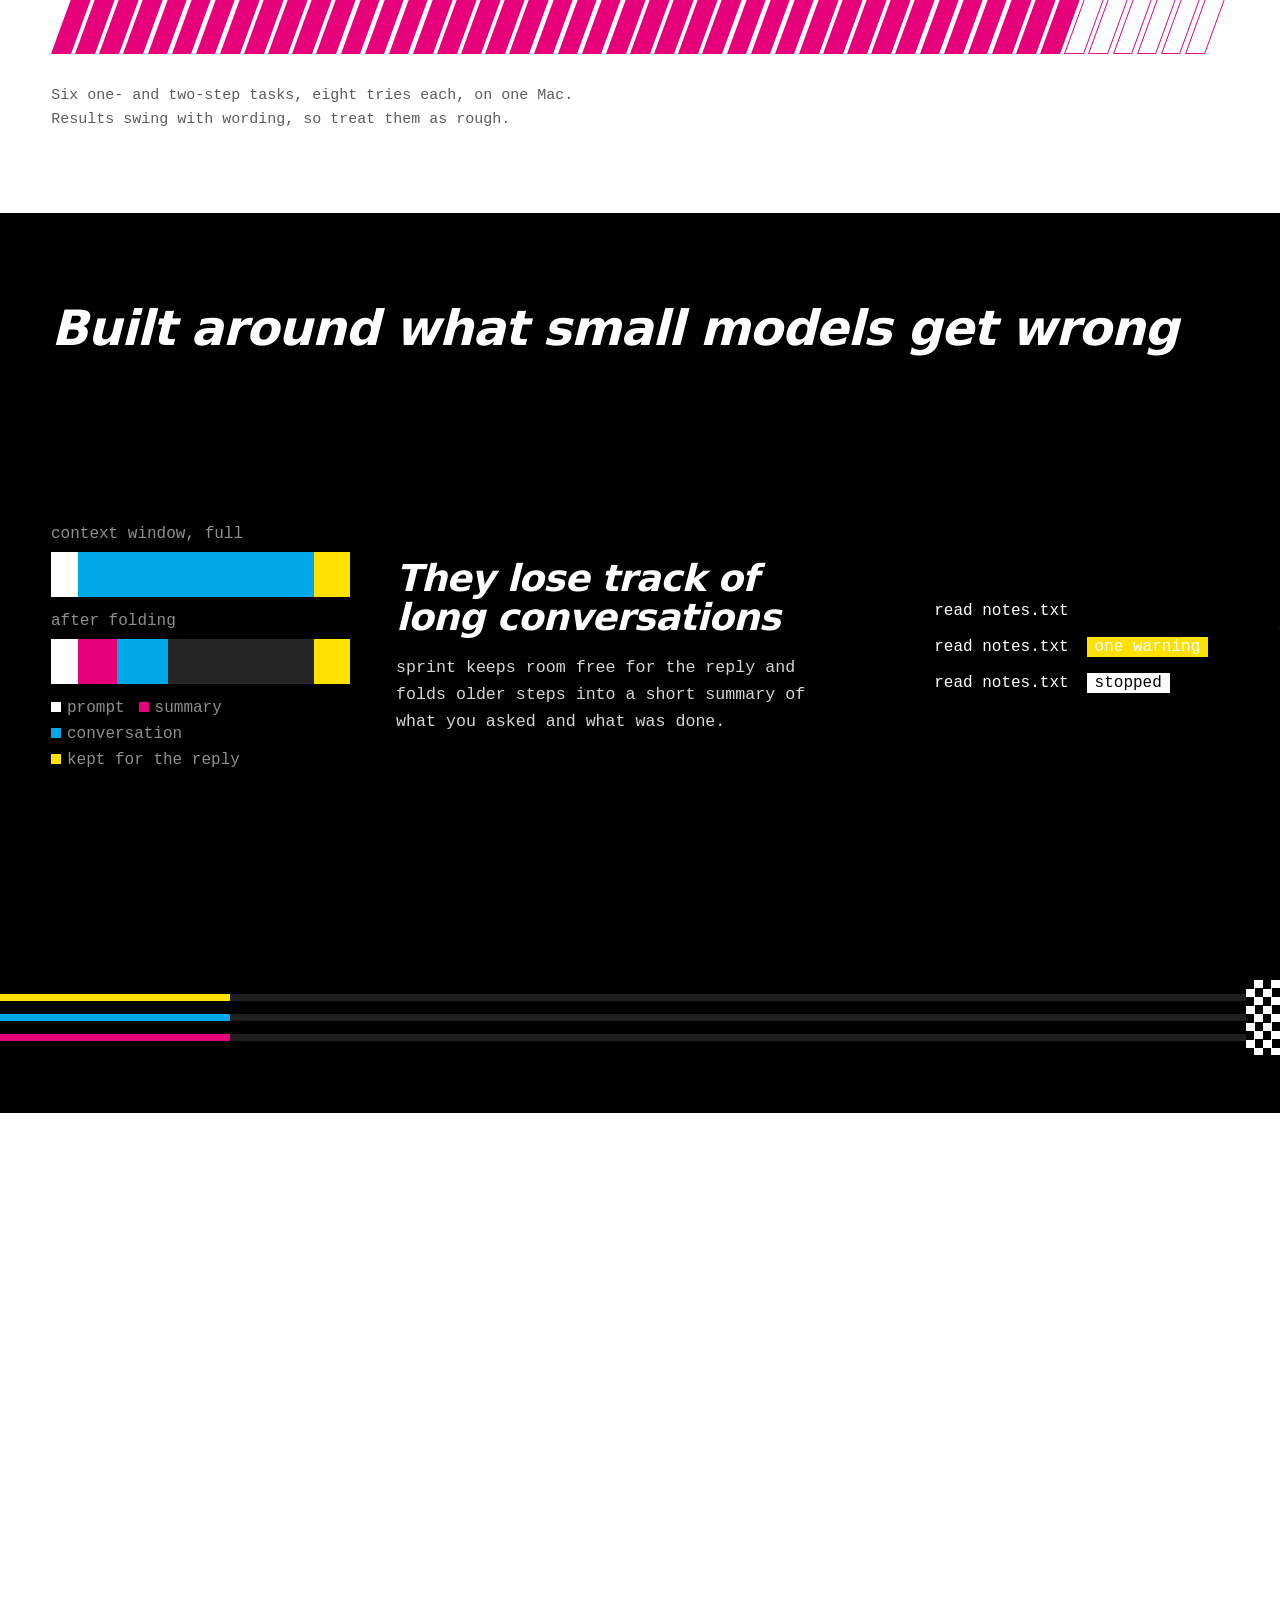
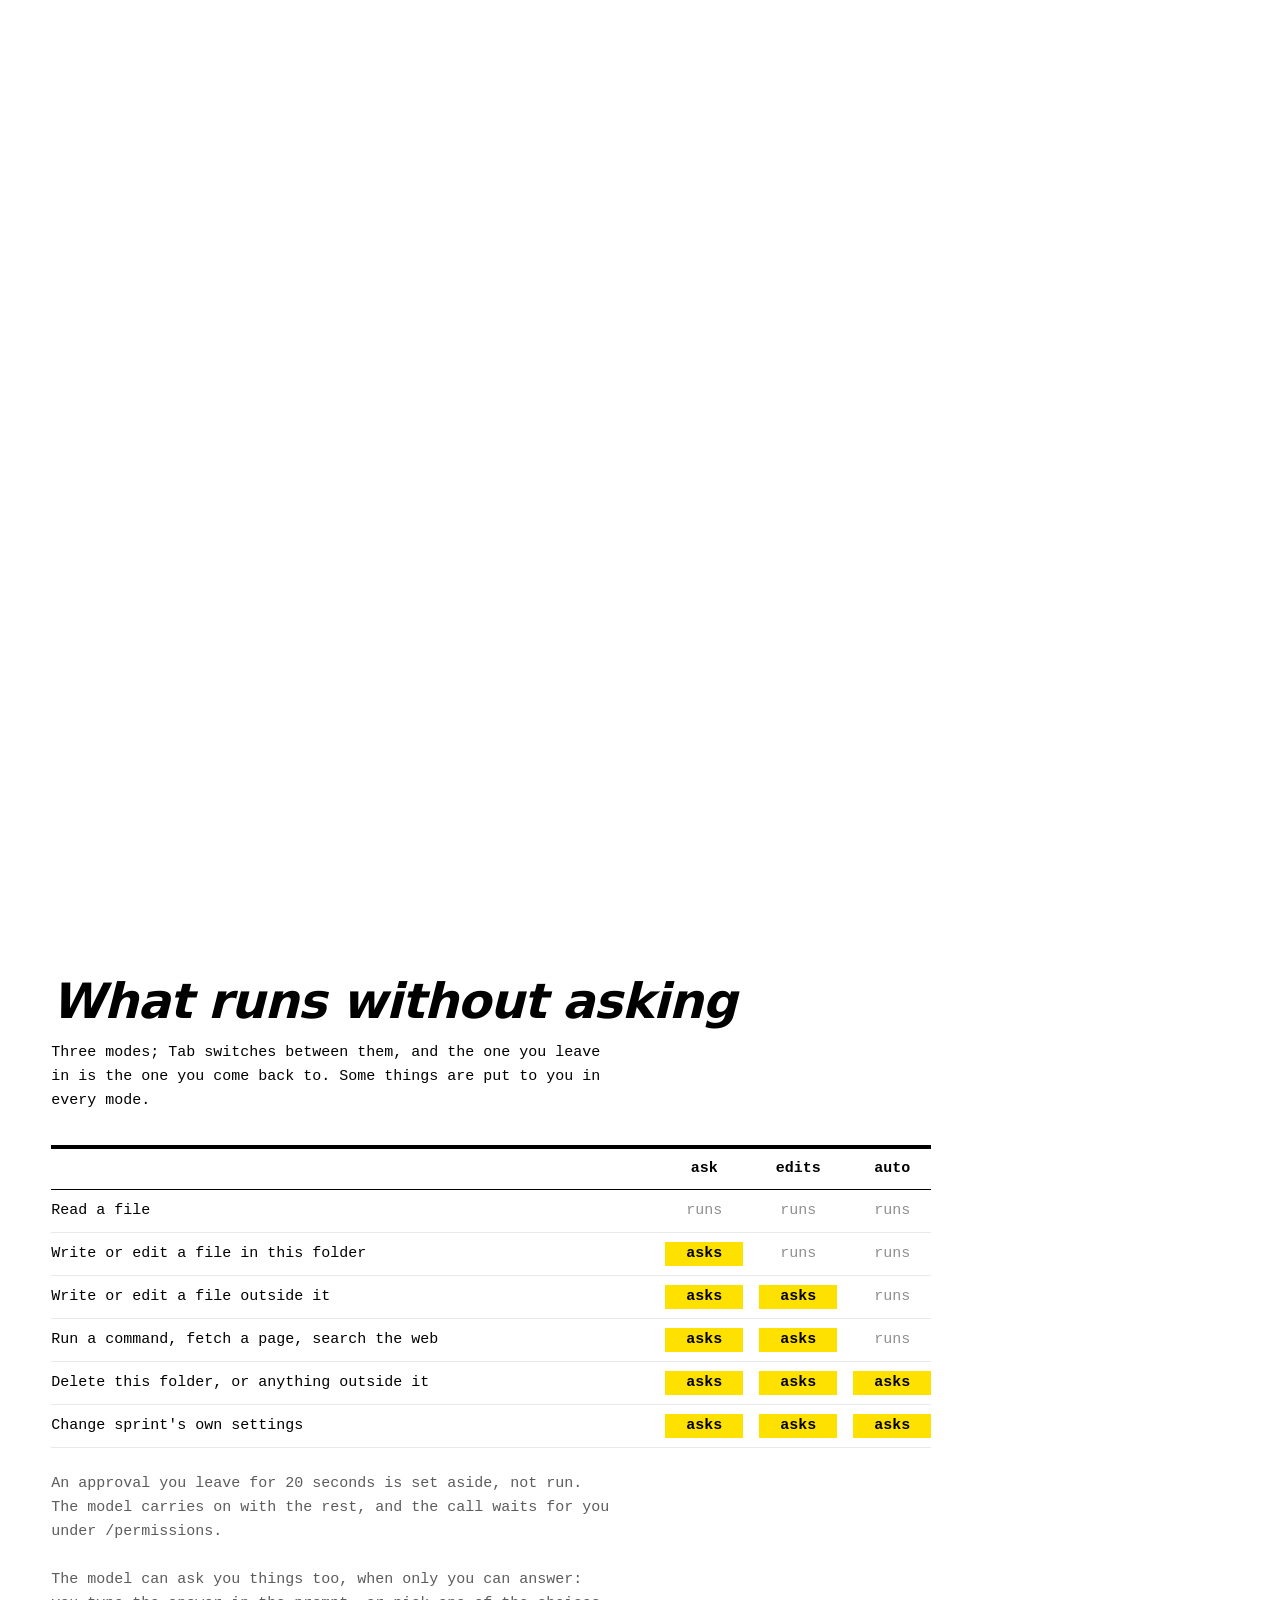
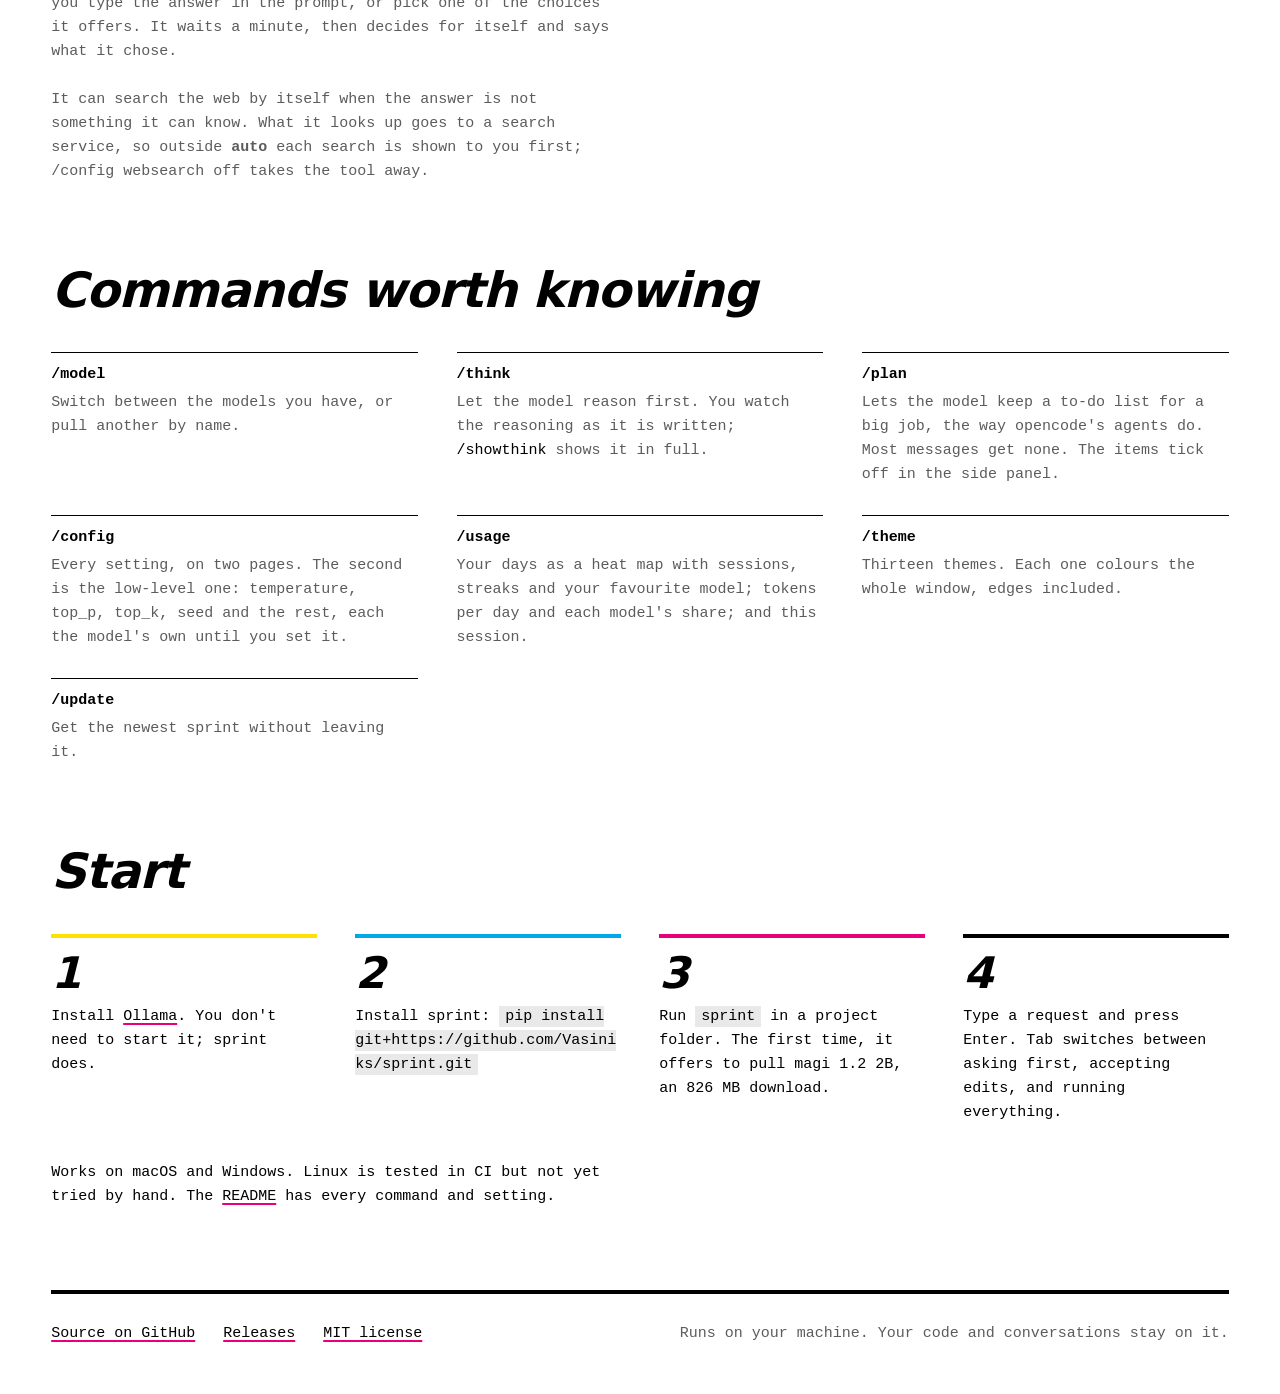
<file: sitegen/page.html>
<!doctype html>
<html lang="en">
<head>
<meta charset="utf-8">
<meta name="viewport" content="width=device-width, initial-scale=1">
<title>sprint, a coding agent for small models</title>
<meta name="description" content="sprint is a terminal coding agent for small local models. Two Python files, no dependencies.">
<meta property="og:title" content="sprint">
<meta property="og:description" content="A terminal coding agent for small local models. It works.">
<meta name="color-scheme" content="light">
<link rel="icon" href="favicon.svg" type="image/svg+xml">
<script>document.documentElement.className = 'js'</script>
<style>
:root {
  --paper: #fff; --ink: #000; --grey: #5c5c5c; --faint: #e9e9e9; --line: #4a4a4a; --dim: #8f8f8f;
  --y: #ffe100; --c: #00a8e8; --m: #e6007a;
  --mono: ui-monospace, "SF Mono", SFMono-Regular, Menlo, Consolas, "Liberation Mono", monospace;
  --lean: "Avenir Next", "Helvetica Neue", "Segoe UI", system-ui, Arial, sans-serif;
  --gutter: clamp(16px, 4vw, 72px);
}
* { box-sizing: border-box; }
html { -webkit-text-size-adjust: 100%; }
body { margin: 0; background: var(--paper); color: var(--ink); font: 15px/1.6 var(--mono); overflow-x: clip; }
a { color: inherit; text-decoration: underline; text-decoration-color: var(--m); text-decoration-thickness: 2px; text-underline-offset: 3px; }
a:hover { text-decoration-color: var(--c); }
:focus-visible { outline: 3px solid var(--c); outline-offset: 3px; }
p { margin: 0; max-width: 62ch; }
h1, h2, h3 { font-family: var(--lean); font-style: italic; font-weight: 800; letter-spacing: -0.02em; margin: 0; }
h1 { font-size: clamp(2.1rem, 5.9vw, 7rem); line-height: .98; }
h1 span { white-space: nowrap; }
h2 { font-size: clamp(1.6rem, 3.8vw, 3.25rem); line-height: 1.05; }
h3 { font-size: 1.3rem; line-height: 1.2; }
code { font: inherit; }

/* the pace: three runners across the top of the window, each as far along its lane as you are down the page.
   Yellow leads, magenta trails, and they finish level */
.pace { position: fixed; inset: 0 0 auto 0; z-index: 20; display: grid; gap: 2px; padding: 3px 0; background: var(--ink); pointer-events: none; }
.pace i { display: block; height: 3px; background: #1f1f1f; position: relative; overflow: hidden; }
.pace i::after { content: ""; position: absolute; inset: 0 auto 0 0; width: 14vw; background: var(--tint); transform: translateX(calc(var(--p, 0) * 86vw)); }
.pace i:nth-child(1) { --tint: var(--y); } .pace i:nth-child(2) { --tint: var(--c); } .pace i:nth-child(3) { --tint: var(--m); }

/* the wind: while you scroll, thin streaks cross the page behind the text, against the way the runners go, faster
   the faster you scroll; they fade when you stop. Behind everything: the black panels cover them */
.wind { position: fixed; inset: 0; z-index: -1; pointer-events: none; overflow: hidden; opacity: var(--gust, 0); }
.wind i { position: absolute; left: 0; top: var(--top); width: var(--len); height: var(--thick, 2px); background: var(--tint, #dcdcdc); transform: translateX(calc(var(--at, 0) * 1px)); will-change: transform; }
.wind i:nth-child(1) { --top: 9%; --len: 24vw; } .wind i:nth-child(2) { --top: 21%; --len: 12vw; --tint: var(--c); --thick: 3px; }
.wind i:nth-child(3) { --top: 34%; --len: 30vw; } .wind i:nth-child(4) { --top: 47%; --len: 16vw; --tint: var(--y); --thick: 3px; }
.wind i:nth-child(5) { --top: 58%; --len: 22vw; } .wind i:nth-child(6) { --top: 71%; --len: 10vw; --tint: var(--m); --thick: 3px; }
.wind i:nth-child(7) { --top: 83%; --len: 28vw; } .wind i:nth-child(8) { --top: 93%; --len: 14vw; }

/* hero: a black band the full width of the window */
.hero { background: var(--ink); color: #fff; padding: 19px var(--gutter) 0; overflow: hidden; }
.top { display: flex; align-items: center; justify-content: space-between; padding: 20px 0; }
.top svg { width: 40px; height: auto; display: block; }
.top nav { display: flex; gap: 24px; }
.mark { display: block; width: 100%; height: auto; overflow: visible; margin: clamp(20px, 6vh, 72px) 0 clamp(32px, 7vh, 80px); }
.mark .s { transform-box: fill-box; transform-origin: 100% 50%; transform: scaleX(0); }
.pitch { display: grid; grid-template-columns: minmax(0, 1fr) minmax(0, 640px); gap: 28px clamp(32px, 6vw, 96px); align-items: start; margin-top: clamp(24px, 4vh, 44px); }
.pitch p { font-size: 16px; color: #d6d6d6; }
.get { display: flex; align-items: stretch; background: #fff; color: var(--ink); }
.get code { flex: 1; min-width: 0; padding: 16px; overflow-x: auto; white-space: nowrap; scrollbar-width: none; }
.get code::before { content: "$ "; color: var(--grey); }
.get button { font: inherit; font-weight: 700; border: 0; padding: 0 22px; background: var(--y); color: var(--ink); cursor: pointer; }
.get button:hover { background: var(--c); }
.pitch .after { margin-top: 12px; font-size: 15px; color: var(--dim); }
.track { margin: clamp(40px, 8vh, 88px) calc(var(--gutter) * -1) 0; padding-bottom: 28px; display: grid; gap: 9px; }
.track i { display: block; height: 3px; background: #1f1f1f; position: relative; }
.track i::after { content: ""; position: absolute; inset: 0 auto 0 0; width: 16vw; background: var(--tint); transform: translateX(var(--at)); }
.track i:nth-child(1) { --tint: var(--y); --at: 62vw; --t: 1.5s; }
.track i:nth-child(2) { --tint: var(--c); --at: 38vw; --t: 2.2s; }
.track i:nth-child(3) { --tint: var(--m); --at: 17vw; --t: 3.1s; }

main { padding: 0 var(--gutter); }
section { padding-top: clamp(52px, 9vh, 104px); }
section > h2 + p { margin-top: 14px; }
/* a heading arrives the way the logo does: at a run from the left, three lines of colour trailing, drawn in as it stops */
h2 { position: relative; }
h2::before { content: ""; position: absolute; right: calc(100% + 14px); top: .22em; width: 100vw; height: .6em; transform: scaleX(0); transform-origin: 100% 50%;
  background: linear-gradient(var(--y) 0 26%, transparent 26% 37%, var(--c) 37% 63%, transparent 63% 74%, var(--m) 74%); }

/* the screen: three panels, like the app */
.tui { position: relative; margin-top: 28px; background: var(--ink); color: #e6e6e6; font-size: 14px; line-height: 1.55; display: grid; grid-template-columns: minmax(180px, 2fr) minmax(0, 7fr) minmax(200px, 2.4fr); }
/* before the app: the terminal it is installed and started from, then its opening screen while the model loads */
.boot { position: absolute; inset: 0; z-index: 2; background: var(--ink); padding: 18px clamp(14px, 2.4vw, 26px); display: none; overflow: hidden; }
.booting .boot { display: block; }
.shell { white-space: pre-wrap; overflow-wrap: anywhere; }  /* (not .sh: that is the logo's letters) */
.shell .ps { color: var(--c); } .shell .out { color: var(--dim); } .shell .ok { color: #fff; }
.splash { display: none; height: 100%; flex-direction: column; align-items: center; justify-content: center; gap: clamp(18px, 4vh, 34px); }
.loaded .shell { display: none; } .loaded .splash { display: flex; }
.word { width: min(74%, 560px); height: auto; display: block; }
.load { display: flex; align-items: center; gap: .9em; color: var(--dim); white-space: nowrap; }
.tui aside { padding: 16px 16px 14px; color: var(--dim); min-width: 0; }
.tui .hist { border-right: 1px solid var(--line); }
.tui .side { border-left: 1px solid var(--line); }
.tui h4 { margin: 0 0 8px; font: inherit; color: #fff; }
.tui h4 span { color: var(--dim); float: right; }
.tui .side h4:not(:first-child) { margin-top: 18px; }
.tui ol, .tui ul { list-style: none; margin: 0; padding: 0; }
.hist li { padding: 6px 8px; margin: 0 -8px 4px; }
.hist li.now { background: #1c1c1c; color: #fff; }
.hist li b { display: block; font-weight: 400; color: #fff; white-space: nowrap; overflow: hidden; text-overflow: ellipsis; }
.grid { display: grid; grid-template-columns: repeat(12, 1fr); gap: 2px; }
.grid i { aspect-ratio: 1.6; background: #242424; }
.grid i.sys { background: #fff; } .grid i.used { background: var(--c); }
.sess { display: grid; grid-template-columns: auto minmax(0, 1fr); gap: 0 1.2em; margin: 0; }
.sess dd { margin: 0; color: #e6e6e6; white-space: nowrap; overflow: hidden; text-overflow: ellipsis; }
.acts li { white-space: nowrap; overflow: hidden; text-overflow: ellipsis; }
.acts li b { font-weight: 400; color: var(--y); } .acts li em { font-style: normal; color: var(--c); }
.mid { display: flex; flex-direction: column; min-width: 0; height: calc(33.7em + 52px); padding: 16px clamp(12px, 2vw, 22px) 14px; }
.talk { flex: 1 1 0; min-height: 0; overflow: hidden; }
.talk > * + * { margin-top: 12px; }
.you { background: #2c2f35; padding: 6px 10px; color: #fff; font-weight: 700; border-left: 4px solid var(--c); }
.you::before { content: "❯ "; color: var(--c); }
.cost { color: var(--dim); margin-top: 2px !important; }
.win { position: relative; border: 1px solid var(--line); border-radius: 7px; padding: 12px 12px 8px; }
.talk > .win { margin-top: 20px; }
.win .cap, .win .state { position: absolute; top: -0.8em; background: var(--ink); padding: 0 6px; white-space: nowrap; }
.win .cap { left: 8px; max-width: calc(100% - 96px); overflow: hidden; text-overflow: ellipsis; }
.win .cap b { color: var(--y); font-weight: 400; }
.win .cap em { color: var(--c); font-style: normal; }
.win .state { right: 8px; color: var(--dim); }
.win .body { white-space: pre-wrap; min-height: 1.55em; }
.plus { color: var(--c); } .minus { color: var(--m); } .dim { color: var(--dim); }
/* the prompt: a status line while a turn runs, a rule with the model, the prompt itself, a rule carrying the mode */
.status { display: flex; align-items: center; gap: .9em; margin-top: 10px; color: var(--dim); white-space: nowrap; visibility: hidden; }
.busy .status { visibility: visible; }
.status span { min-width: 0; overflow: hidden; text-overflow: ellipsis; }
.lap { --cells: 14; flex: none; position: relative; width: calc(var(--cells) * .6em); height: 1.05em; margin: 0 .3em; background: #242424; overflow: hidden; transform: skewX(-26.565deg); color: var(--y); }
.lap b { position: absolute; inset: 0 auto 0 0; display: flex; transform: translateX(3em); }
.lap i { width: .6em; height: 1.05em; background: currentColor; }
.lap i:nth-child(1) { opacity: .3; } .lap i:nth-child(2) { opacity: .52; } .lap i:nth-child(3) { opacity: .76; }
.rule { display: flex; align-items: center; gap: 10px; margin-top: 4px; color: var(--dim); white-space: nowrap; }
.rule::before, .rule::after { content: ""; width: 14px; border-top: 1px solid var(--line); }
.rule.over::before, .rule.under::after { content: none; }
.rule i { flex: 1; border-top: 1px solid var(--line); min-width: 12px; }
#mode, .gt { color: var(--c); font-weight: 700; }
#meta { overflow: hidden; text-overflow: ellipsis; }
.line { display: flex; align-items: flex-start; gap: .6em; margin-top: 4px; color: #fff; }
.gt { flex: none; }
.modeline { display: flex; align-items: center; margin-top: 6px; color: var(--dim); white-space: nowrap; }
.icon { display: inline-flex; gap: 2px; margin: 0 .7em 0 .25em; transform: skewX(-26.565deg); }
.icon i { width: .5em; height: .8em; box-shadow: inset 0 0 0 1px var(--c); }
.icon i.on { background: var(--c); }
.modeline span:last-child { margin-left: .6em; }
.entry { min-width: 0; overflow-wrap: anywhere; }
.caret { display: inline-block; width: .55em; height: 1.05em; background: #fff; vertical-align: -.2em; }
.hint { color: var(--dim); margin-left: .6em; white-space: pre-wrap; }
#typed:not(:empty) ~ .hint, .asking .caret { display: none; }
.q { margin-right: 1.2em; }
.keys { display: inline-block; white-space: nowrap; color: var(--dim); } .keys b { color: #fff; font-weight: 400; } .keys b ~ b { margin-left: 1.1em; } .keys u { text-decoration: none; background: #fff; color: var(--ink); font-weight: 700; padding: 0 .45em; margin-right: .7em; } .keys u.hit { background: var(--y); } .keys b.hit { background: var(--y); color: var(--ink); }
.again { margin-top: 14px; font: inherit; background: none; border: 0; padding: 0; cursor: pointer; text-decoration: underline; text-decoration-color: var(--m); text-decoration-thickness: 2px; text-underline-offset: 3px; }

/* two models */
.lanes { margin-top: 36px; display: grid; gap: 30px; }
.lane .name { display: flex; flex-wrap: wrap; justify-content: space-between; gap: 4px 16px; }
.lane .name span { color: var(--grey); }
.cells { display: grid; grid-template-columns: repeat(48, 1fr); gap: clamp(1px, .35vw, 5px); height: clamp(34px, 5vw, 64px); margin: 8px 0 6px; transform: skewX(-20deg); transform-origin: 0 100%; padding-right: clamp(12px, 2vw, 24px); }
.cells i { background: var(--tint); }
.cells i.miss { background: none; box-shadow: inset 0 0 0 1px var(--tint); }
.q { --tint: var(--c); --step: 34ms; } .g { --tint: var(--m); --step: 55ms; }
.note { margin-top: 24px; color: var(--grey); }

/* three points, side by side */
.points { margin-top: 40px; display: grid; grid-template-columns: repeat(3, minmax(0, 1fr)); gap: 48px clamp(28px, 4vw, 64px); }
.point p { margin-top: 10px; }
.fig { font-size: 13px; line-height: 1.5; min-height: 132px; margin-bottom: 22px; display: flex; flex-direction: column; justify-content: flex-end; }
.bar { display: flex; height: 22px; background: var(--faint); margin-top: 6px; }
.bar i { display: block; height: 100%; flex: none; }
.bar .k { background: var(--ink); width: 9%; } .bar .c { background: var(--c); width: 79%; } .bar .m { background: var(--m); width: 0; } .bar .y { background: var(--y); margin-left: auto; width: 12%; }
.bar.fold .c { width: 17%; } .bar.fold .m { width: 13%; }
.fig .cap { display: block; color: var(--grey); }
.fig .cap + .bar + .cap { margin-top: 12px; }
.key { display: flex; flex-wrap: wrap; gap: 2px 14px; margin-top: 12px; color: var(--grey); }
.key i { display: inline-block; width: 10px; height: 10px; margin-right: 6px; } .key .k { background: var(--ink); }
.calls { display: grid; grid-template-columns: auto 1fr; gap: 8px 16px; align-items: center; margin: 0; }
.calls dt, .calls dd { margin: 0; }
.tag { padding: 1px 8px; } .tag.warn { background: var(--y); } .tag.stop { background: var(--ink); color: #fff; }
.askline { background: var(--ink); color: #fff; padding: 14px; display: flex; flex-wrap: wrap; gap: 4px 18px; }
.askline span { color: var(--y); } .askline b { font-weight: 400; color: #fff; }
.askline b:first-of-type { padding: 0 6px; margin: 0 -6px; }
/* on a wide window the three points are a run: the heading holds still and they pass under it from right to left, a
   pixel across for every pixel you scroll. (.wide is set by the script when the window is wide and tall enough) */
.ground { display: none; }
.run.wide { height: calc(100vh + var(--travel, 0px)); }
/* held, it is the track: black from edge to edge, the heading over it, the points passing, and under them three lanes
   with a runner in each that gains ground as you scroll and reaches the chequered line as the last point arrives */
.run.wide .pin { position: sticky; top: 0; height: 100vh; overflow: hidden; background: var(--ink); color: #fff;
  display: grid; grid-template-rows: auto minmax(0, 1fr) auto; grid-template-columns: minmax(0, 1fr); margin: 0 calc(var(--gutter) * -1); padding: clamp(56px, 10vh, 112px) var(--gutter) 0; }
.run.wide .points { display: flex; gap: clamp(56px, 7vw, 130px); width: max-content; margin: 0; align-self: center; transform: translateX(calc(var(--x, 0) * -1px)); will-change: transform; }
/* a point is a little over half the window wide, so the next one always shows at the right edge: there is more that way */
.run.wide .point { width: min(62vw, 1000px); display: grid; grid-template-columns: minmax(0, 4fr) minmax(0, 6fr); gap: clamp(28px, 3.6vw, 72px); align-items: center; }
.run.wide .fig { min-height: 0; margin: 0; font-size: clamp(15px, 1.25vw, 18px); }
.run.wide .fig .cap, .run.wide .key { color: var(--dim); }
.run.wide .bar { height: clamp(34px, 5vh, 48px); background: #242424; } .run.wide .bar .k, .run.wide .key .k { background: #fff; }
.run.wide .calls { gap: 12px 18px; } .run.wide .tag.stop { background: #fff; color: var(--ink); }
.run.wide .askline { padding: 24px; font-size: clamp(15px, 1.25vw, 18px); box-shadow: inset 0 0 0 1px var(--line); }
.run.wide .point h3 { font-size: clamp(1.8rem, 2.9vw, 2.9rem); line-height: 1.06; }
.run.wide .point p { font-size: clamp(16px, 1.3vw, 19px); margin-top: 18px; color: #d6d6d6; }
.js .run.wide .point:not(.go) { opacity: .3; }  /* a point still on its way in is there to be seen, faintly */
.run.wide .point { transition: opacity .35s; }
.js .run.wide .point:not(.go) .calls > * { opacity: 1; }
.run.wide .ground { display: grid; gap: clamp(8px, 1.4vh, 14px); position: relative; margin: 0 calc(var(--gutter) * -1); padding: clamp(28px, 6vh, 64px) 0 clamp(36px, 8vh, 84px); }
.ground i { display: block; height: clamp(5px, .8vh, 8px); background: #1f1f1f; position: relative; }
.ground i::after { content: ""; position: absolute; inset: 0 auto 0 0; width: 18vw; background: var(--tint); transform: translateX(calc(var(--r, 0) * (100vw - 18vw - 34px))); }
.ground i:nth-child(1) { --tint: var(--y); } .ground i:nth-child(2) { --tint: var(--c); } .ground i:nth-child(3) { --tint: var(--m); }
/* the line they run to: chequered, the way the logo is shaded */
.ground b { position: absolute; right: 0; top: clamp(20px, 4.4vh, 50px); bottom: clamp(28px, 6.4vh, 70px); width: 34px;
  background: conic-gradient(#fff 25%, #000 0 50%, #fff 0 75%, #000 0) 0 0 / 17px 17px; }

/* what each mode runs: a row to a kind of action, a column to a mode */
.rules { margin-top: 32px; max-width: 880px; border-top: 4px solid var(--ink); }
.rr { display: grid; grid-template-columns: minmax(0, 1fr) repeat(3, 5.2em); align-items: center; gap: 0 clamp(6px, 1.4vw, 16px); padding: 9px 0; border-bottom: 1px solid var(--faint); }
.rr.head { padding: 8px 0; border-bottom-color: var(--ink); }
.rr b, .rr i, .rr u { text-align: center; font-style: normal; text-decoration: none; }
.rr i { color: var(--dim); }
.rr u { background: var(--y); font-weight: 700; }

/* commands: a name, and what it is for */
.cmds { margin: 36px 0 0; display: grid; grid-template-columns: repeat(3, minmax(0, 1fr)); gap: 28px clamp(24px, 3vw, 48px); }
.cmds dt { font-weight: 700; border-top: 1px solid var(--ink); padding-top: 10px; }
.cmds dd { margin: 4px 0 0; color: var(--grey); }
.cmds dd code { color: var(--ink); }

/* start: four steps across */
.steps { list-style: none; counter-reset: n; margin: 36px 0 0; padding: 0; display: grid; grid-template-columns: repeat(4, minmax(0, 1fr)); gap: 32px clamp(24px, 3vw, 48px); }
.steps li { counter-increment: n; border-top: 4px solid var(--ink); padding-top: 12px; }
.steps li::before { content: counter(n); display: block; font: italic 800 clamp(2rem, 3.4vw, 3.25rem)/1.1 var(--lean); margin-bottom: 8px; }
.steps li:nth-child(1) { border-color: var(--y); } .steps li:nth-child(2) { border-color: var(--c); } .steps li:nth-child(3) { border-color: var(--m); }
.steps code { background: var(--faint); padding: 2px 6px; overflow-wrap: anywhere; }
.steps + p { margin-top: 36px; }

footer { margin: clamp(52px, 9vh, 104px) var(--gutter) 0; padding: 28px 0 48px; display: flex; flex-wrap: wrap; gap: 8px 28px; align-items: center; border-top: 4px solid var(--ink); }
footer span { color: var(--grey); margin-left: auto; }

@media (max-width: 1000px) {
  .pitch { grid-template-columns: minmax(0, 1fr); }
  .tui { grid-template-columns: minmax(0, 1fr) minmax(190px, 240px); }
  .tui .hist { display: none; }
  .steps { grid-template-columns: repeat(2, minmax(0, 1fr)); }
  .cmds { grid-template-columns: repeat(2, minmax(0, 1fr)); }
}
@media (max-width: 760px) {
  .tui { grid-template-columns: minmax(0, 1fr); font-size: 12.5px; }
  .tui .side, .status .wide { display: none; }
  .mid { height: calc(38.4em + 52px); }
  .lap { --cells: 10; }
  .points { grid-template-columns: minmax(0, 1fr); }
  .fig { min-height: 0; }
  .steps, .cmds { grid-template-columns: minmax(0, 1fr); }
  .rr { grid-template-columns: minmax(0, 1fr) repeat(3, 3.6em); font-size: 13.5px; }
  footer span { margin-left: 0; width: 100%; }
}

/* everything below moves for every visitor, whatever their system says about reduced motion: the owner's choice */
.mark .run { animation: dash .95s cubic-bezier(.1, .8, .14, 1) both; }
.mark .s { animation: tail .7s .8s cubic-bezier(.65, 0, .2, 1) both; }
.hero h1, .pitch > * { animation: rise .45s .3s cubic-bezier(.2, .7, .2, 1) both; }
.pitch > * { animation-delay: .4s; } .pitch > * + * { animation-delay: .5s; }
.track i::after { animation: zip var(--t) cubic-bezier(.5, 0, .8, .4) infinite; }
.busy .lap, .load .lap { animation: tint 3.3s steps(1) infinite; }
.busy .lap b, .load .lap b { animation: lap 1.1s steps(18) infinite; }
@media (max-width: 760px) { .busy .lap b, .load .lap b { animation-timing-function: steps(14); } }
.caret { animation: blink 1s steps(1) infinite; }
.js .cells i { opacity: .1; }
.js .go .cells i { animation: land 90ms both; animation-delay: calc(var(--n) * var(--step)); }
.js .bar.fold i { transition: width .8s cubic-bezier(.6, 0, .2, 1) .5s; }
.js .point:not(.go) .bar.fold .c { width: 79%; } .js .point:not(.go) .bar.fold .m { width: 0; }
.js .calls > * { opacity: 0; }
.js .go .calls > * { animation: land .25s both; animation-delay: calc(var(--n) * .55s + .3s); }
.go .askline b:first-of-type { animation: press 3.2s steps(1) 1.2s infinite; }
.js main h2 { opacity: 0; }
.js .seen h2 { animation: sprint .5s cubic-bezier(.16, .8, .2, 1) both; }
.js .seen h2::before { animation: tail .45s .28s cubic-bezier(.65, 0, .2, 1) both; }
.js .seen > h2 + p, .js .seen .tui, .js .seen .lanes, .js .seen .rules, .js .seen .cmds, .js .seen .steps { animation: rise .45s .22s cubic-bezier(.2, .7, .2, 1) both; }
.splash .word { animation: rise .4s cubic-bezier(.2, .7, .2, 1) both; }
@keyframes dash { from { transform: translateX(-1500px); } to { transform: none; } }
@keyframes tail { from { transform: scaleX(1); } to { transform: scaleX(0); } }
@keyframes rise { from { opacity: 0; transform: translateX(-28px); } to { opacity: 1; transform: none; } }
@keyframes sprint { from { opacity: 0; transform: translateX(-22vw); } 35% { opacity: 1; } to { opacity: 1; transform: none; } }
@keyframes zip { 0% { transform: translateX(-20vw); } 70%, 100% { transform: translateX(104vw); } }
@keyframes ripple { 0%, 100% { opacity: .25; } 50% { opacity: 1; } }
@keyframes lap { from { transform: translateX(-2.4em); } to { transform: translateX(calc(var(--cells) * .6em)); } }
@keyframes tint { 0% { color: var(--y); } 33.33% { color: var(--c); } 66.67% { color: var(--m); } }
@keyframes blink { 50% { opacity: 0; } }
@keyframes land { from { opacity: .1; transform: translateX(-8px); } to { opacity: 1; transform: none; } }
@keyframes press { 0%, 100% { background: none; color: #fff; } 12%, 30% { background: var(--y); color: var(--ink); } }
</style>
</head>
<body>
<div class="pace" id="pace" aria-hidden="true"><i></i><i></i><i></i></div>
<div class="wind" id="wind" aria-hidden="true"><i></i><i></i><i></i><i></i><i></i><i></i><i></i><i></i></div>

<header class="hero" id="top">
  <div class="top">
    <a href="#top" aria-label="sprint"><!--MARK--></a>
    <nav>
      <a href="https://github.com/Vasiniks/sprint">GitHub</a>
      <a href="https://github.com/Vasiniks/sprint/releases">Releases</a>
    </nav>
  </div>
  <!--HERO-->
  <h1><span>For small agents.</span> <span>It works.</span></h1>
  <div class="pitch">
    <div>
      <p>sprint is a terminal coding agent for small local models. It keeps them on track, checks every command, and asks before it acts.</p>
    </div>
    <div>
      <div class="get">
        <code id="cmd">pip install git+https://github.com/Vasiniks/sprint.git</code>
        <button type="button" id="copy">Copy</button>
      </div>
      <p class="after">Then run <code>sprint</code>. Two Python files, no dependencies.</p>
    </div>
  </div>
  <div class="track" aria-hidden="true"><i></i><i></i><i></i></div>
</header>

<main>
<section id="demo">
  <h2>From install to a working file</h2>
  <p>Install it, type <code>sprint</code>, ask. Your messages on the left, the work in the middle, what it cost on the right.</p>
  <div class="tui" id="term" role="img" aria-label="A terminal. sprint is installed with pip and started by typing sprint; its opening screen shows while the model loads. Then it is asked to write hello.py and run it, and to change what it prints. It asks before writing the file, before running it and before editing it, and reports back each time.">
    <div class="boot" id="boot">
      <div class="shell" id="sh"></div>
      <div class="splash">
        <!--WORD-->
        <div class="load"><div class="lap"><b><i></i><i></i><i></i><i></i></b></div><span id="loading">starting the model server</span></div>
      </div>
    </div>
    <aside class="hist">
      <h4>Messages</h4>
      <ol id="hist">
        <li><b>write hello.py that prints hello world, then run it</b>2 tools, 5s</li>
        <li class="now"><b>now make it say hello sprint</b>1 tool, 3s</li>
      </ol>
    </aside>
    <div class="mid">
      <div class="talk" id="talk">
        <div class="you">write hello.py that prints hello world, then run it</div>
        <div class="win"><span class="cap"><b>write</b> hello.py <em>+1</em></span><span class="state">done</span><div class="body"><span class="plus">+ print("hello world")</span></div></div>
        <div class="win"><span class="cap"><b>shell</b> python3 hello.py</span><span class="state">done</span><div class="body"><span class="dim">$ python3 hello.py</span>
hello world</div></div>
        <div class="say">Saved hello.py and ran it. It prints hello world.</div>
        <div class="cost">↑ 1.9k ↓ 310 tokens | 5s</div>
        <div class="you">now make it say hello sprint</div>
        <div class="win"><span class="cap"><b>edit</b> hello.py <em>+1 -1</em></span><span class="state">done</span><div class="body"><span class="minus">- print("hello world")</span>
<span class="plus">+ print("hello sprint")</span></div></div>
        <div class="say">Changed. hello.py now prints hello sprint.</div>
        <div class="cost">↑ 2.1k ↓ 190 tokens | 3s</div>
      </div>
      <div class="status"><div class="lap"><b><i></i><i></i><i></i><i></i></b></div><span>answering (<span id="secs">0</span>s | ↓ <span id="toks">0</span> tokens<span class="wide"> | medium effort</span>)</span></div>
      <div class="rule over"><i></i><span id="meta">magi-1.2-2B · 9%</span></div>
      <div class="line"><span class="gt">❯</span><span class="entry"><span id="typed"></span><span class="caret"></span><span class="hint">Ask anything…  / for commands  ! for shell</span></span></div>
      <div class="rule under"><i></i></div>
      <div class="modeline"><span class="icon" aria-hidden="true"><i class="on"></i><i></i><i></i></span><span id="mode">ask</span><span> (tab to cycle)</span></div>
    </div>
    <aside class="side">
      <h4>Context <span id="pct">9%</span></h4>
      <div class="grid" id="grid"></div>
      <h4>Session</h4>
      <dl class="sess">
        <dt>model</dt><dd>magi-1.2-2B</dd>
        <dt>thinking</dt><dd>off</dd>
        <dt>plan</dt><dd>on</dd>
        <dt>speed</dt><dd id="spd">75 tok/s</dd>
      </dl>
      <h4>Activity</h4>
      <ul class="acts" id="acts">
        <li><b>write</b> hello.py <em>done</em></li>
        <li><b>shell</b> python3 hello.py <em>done</em></li>
        <li><b>edit</b> hello.py <em>done</em></li>
      </ul>
    </aside>
  </div>
  <button type="button" class="again" id="again">Play it again</button>
</section>

<section id="models">
  <h2>Fast, or right more often</h2>
  <p>Two models that fit in under a gigabyte. Each row fills at that model's speed; a solid cell is a task it finished.</p>
  <div class="lanes">
    <div class="lane q">
      <div class="name"><strong>Qwen 3.5 0.8B</strong><span>122 tokens a second, passed 25 of 48</span></div>
      <div class="cells" data-pass="25" aria-hidden="true"></div>
    </div>
    <div class="lane g">
      <div class="name"><strong>magi 1.2 2B</strong><span>75 tokens a second, passed 42 of 48</span></div>
      <div class="cells" data-pass="42" aria-hidden="true"></div>
    </div>
  </div>
  <p class="note">Six one- and two-step tasks, eight tries each, on one Mac. Results swing with wording, so treat them as rough.</p>
</section>

<section id="how">
  <div class="run" id="run"><div class="pin">
  <h2>Built around what small models get wrong</h2>
  <div class="points" id="points">
    <div class="point">
      <div class="fig" aria-hidden="true">
        <span class="cap">context window, full</span>
        <div class="bar"><i class="k"></i><i class="c"></i><i class="y"></i></div>
        <span class="cap">after folding</span>
        <div class="bar fold"><i class="k"></i><i class="m"></i><i class="c"></i><i class="y"></i></div>
        <div class="key"><span><i class="k"></i>prompt</span><span><i style="background:var(--m)"></i>summary</span><span><i style="background:var(--c)"></i>conversation</span><span><i style="background:var(--y)"></i>kept for the reply</span></div>
      </div>
      <div>
        <h3>They lose track of long conversations</h3>
        <p>sprint keeps room free for the reply and folds older steps into a short summary of what you asked and what was done.</p>
      </div>
    </div>
    <div class="point">
      <div class="fig" aria-hidden="true">
        <dl class="calls">
          <dt style="--n:0">read notes.txt</dt><dd style="--n:0"></dd>
          <dt style="--n:1">read notes.txt</dt><dd style="--n:1"><span class="tag warn">one warning</span></dd>
          <dt style="--n:2">read notes.txt</dt><dd style="--n:2"><span class="tag stop">stopped</span></dd>
        </dl>
      </div>
      <div>
        <h3>They go in circles</h3>
        <p>The same call again, the same file rewritten, the same failure twice running: sprint warns the model once, then stops the turn and tells you why.</p>
      </div>
    </div>
    <div class="point">
      <div class="fig" aria-hidden="true">
        <div class="askline"><span>rm -rf build?</span><b>y once</b><b>a always</b><b>n no</b></div>
      </div>
      <div>
        <h3>They garble commands</h3>
        <p>Every tool call is checked, and a reply cut off halfway is never run. You approve each command and edit, or allow the ones you trust for good. Esc stops a turn at once, and nothing can keep you from quitting.</p>
      </div>
    </div>
  </div>
  <div class="ground" id="ground" aria-hidden="true"><i></i><i></i><i></i><b></b></div>
  </div></div>
</section>

<section id="asks">
  <h2>What runs without asking</h2>
  <p>Three modes; Tab switches between them, and the one you leave in is the one you come back to. Some things are put to you in every mode.</p>
  <div class="rules" role="table" aria-label="What each mode runs without asking">
    <div class="rr head" role="row"><span role="columnheader"></span><b role="columnheader">ask</b><b role="columnheader">edits</b><b role="columnheader">auto</b></div>
    <div class="rr" role="row"><span role="rowheader">Read a file</span><i role="cell">runs</i><i role="cell">runs</i><i role="cell">runs</i></div>
    <div class="rr" role="row"><span role="rowheader">Write or edit a file in this folder</span><u role="cell">asks</u><i role="cell">runs</i><i role="cell">runs</i></div>
    <div class="rr" role="row"><span role="rowheader">Write or edit a file outside it</span><u role="cell">asks</u><u role="cell">asks</u><i role="cell">runs</i></div>
    <div class="rr" role="row"><span role="rowheader">Run a command, fetch a page, search the web</span><u role="cell">asks</u><u role="cell">asks</u><i role="cell">runs</i></div>
    <div class="rr" role="row"><span role="rowheader">Delete this folder, or anything outside it</span><u role="cell">asks</u><u role="cell">asks</u><u role="cell">asks</u></div>
    <div class="rr" role="row"><span role="rowheader">Change sprint's own settings</span><u role="cell">asks</u><u role="cell">asks</u><u role="cell">asks</u></div>
  </div>
  <p class="note">An approval you leave for 20 seconds is set aside, not run. The model carries on with the rest, and the call waits for you under <code>/permissions</code>.</p>
  <p class="note">The model can ask you things too, when only you can answer: you type the answer in the prompt, or pick one of the choices it offers. It waits a minute, then decides for itself and says what it chose.</p>
  <p class="note">It can search the web by itself when the answer is not something it can know. What it looks up goes to a search service, so outside <b>auto</b> each search is shown to you first; <code>/config websearch off</code> takes the tool away.</p>
</section>

<section id="commands">
  <h2>Commands worth knowing</h2>
  <dl class="cmds">
    <div><dt>/model</dt><dd>Switch between the models you have, or pull another by name.</dd></div>
    <div><dt>/think</dt><dd>Let the model reason first. You watch the reasoning as it is written; <code>/showthink</code> shows it in full.</dd></div>
    <div><dt>/plan</dt><dd>Lets the model keep a to-do list for a big job, the way opencode's agents do. Most messages get none. The items tick off in the side panel.</dd></div>
    <div><dt>/config</dt><dd>Every setting, on two pages. The second is the low-level one: temperature, top_p, top_k, seed and the rest, each the model's own until you set it.</dd></div>
    <div><dt>/usage</dt><dd>Your days as a heat map with sessions, streaks and your favourite model; tokens per day and each model's share; and this session.</dd></div>
    <div><dt>/theme</dt><dd>Thirteen themes. Each one colours the whole window, edges included.</dd></div>
    <div><dt>/update</dt><dd>Get the newest sprint without leaving it.</dd></div>
  </dl>
</section>

<section id="start">
  <h2>Start</h2>
  <ol class="steps">
    <li>Install <a href="https://ollama.com">Ollama</a>. You don't need to start it; sprint does.</li>
    <li>Install sprint: <code>pip install git+https://github.com/Vasiniks/sprint.git</code></li>
    <li>Run <code>sprint</code> in a project folder. The first time, it offers to pull magi 1.2 2B, an 826 MB download.</li>
    <li>Type a request and press Enter. Tab switches between asking first, accepting edits, and running everything.</li>
  </ol>
  <p>Works on macOS and Windows. Linux is tested in CI but not yet tried by hand. The <a href="https://github.com/Vasiniks/sprint#readme">README</a> has every command and setting.</p>
</section>
</main>

<footer>
  <a href="https://github.com/Vasiniks/sprint">Source on GitHub</a>
  <a href="https://github.com/Vasiniks/sprint/releases">Releases</a>
  <a href="https://github.com/Vasiniks/sprint/blob/main/LICENSE">MIT license</a>
  <span>Runs on your machine. Your code and conversations stay on it.</span>
</footer>

<script>
(() => {
  const $ = id => document.getElementById(id);

  $('copy').addEventListener('click', async () => {
    try { await navigator.clipboard.writeText($('cmd').textContent); $('copy').textContent = 'Copied'; }
    catch { $('copy').textContent = 'Select it'; getSelection().selectAllChildren($('cmd')); }
    setTimeout(() => $('copy').textContent = 'Copy', 1600);
  });

  // the two rows of cells: passes first, misses after
  for (const row of document.querySelectorAll('.cells'))
    for (let n = 0; n < 48; n++) {
      const cell = document.createElement('i');
      if (n >= +row.dataset.pass) cell.className = 'miss';
      cell.style.setProperty('--n', n);
      row.append(cell);
    }

  // the screen
  const term = $('term'), talk = $('talk'), typed = $('typed'), meta = $('meta');
  const hist = $('hist'), acts = $('acts'), grid = $('grid');
  const MODEL = 'magi-1.2-2B';
  for (let n = 0; n < 60; n++) grid.append(document.createElement('i'));
  const fill = pct => {  // 60 cells: the first three are the system prompt
    [...grid.children].forEach((c, n) => c.className = n < 3 ? 'sys' : n < Math.round(pct * .6) ? 'used' : '');
    $('pct').textContent = pct + '%'; meta.textContent = MODEL + ' · ' + pct + '%';
  };
  fill(9);

  // the status line: seconds since the turn began, and tokens that arrive only while the model is the one talking
  let began = 0, last = 0, toks = 0, talking = false, clock = 0;
  const tick = () => {
    const now = performance.now();
    if (talking) toks += (now - last) * .075;
    last = now;
    $('secs').textContent = Math.floor((now - began) / 1000); $('toks').textContent = Math.round(toks);
  };
  const busy = on => {
    clearInterval(clock); term.classList.toggle('busy', on); talking = on;
    if (on) { began = last = performance.now(); toks = 0; tick(); clock = setInterval(tick, 100); }
  };

  let run = 0;
  const wait = (ms, id) => new Promise((ok, no) => setTimeout(() => id === run ? ok() : no(), ms));
  const down = () => talk.scrollTop = talk.scrollHeight;
  const add = (cls, html = '') => { const d = document.createElement('div'); d.className = cls; d.innerHTML = html; talk.append(d); down(); return d; };
  const type = async (el, text, ms, id) => { for (const ch of text) { el.textContent += ch; down(); await wait(ms, id); } };
  const approve = async (question, id) => {
    tick(); talking = false; term.classList.add('asking');
    typed.innerHTML = '<span class="q"></span><span class="keys"><u>y once</u> <b>a</b> always <b>n</b> no</span>';
    typed.firstChild.textContent = question; down();
    await wait(950, id);
    typed.querySelector('u').className = 'hit';
    await wait(320, id);
    typed.textContent = ''; term.classList.remove('asking'); tick(); talking = true;
  };
  const tool = async (name, arg, extra, question, body, pct, id) => {
    const w = add('win', `<span class="cap"><b>${name}</b> ${arg} <em>${extra}</em></span><span class="state">waiting</span><div class="body"></div>`);
    const log = document.createElement('li'); log.innerHTML = `<b>${name}</b> ${arg} <em></em>`; acts.append(log);
    await approve(question, id);
    w.querySelector('.body').innerHTML = body; w.querySelector('.state').textContent = 'done';
    log.querySelector('em').textContent = 'done'; fill(pct); down();
  };
  const send = async (text, id) => {
    await type(typed, text, 24, id);
    await wait(380, id);
    add('you').textContent = text; typed.textContent = ''; busy(true);
    hist.querySelector('.now')?.classList.remove('now');
    const row = document.createElement('li'); row.className = 'now';
    row.innerHTML = '<b></b><span>working</span>'; row.firstChild.textContent = text; hist.append(row);
    await wait(800, id);
    return row.lastChild;
  };
  const answer = async (text, cost, took, id, up = '1.9k') => {
    await wait(600, id);
    await type(add('say'), text, 11, id);
    tick(); busy(false);
    add('cost').textContent = '↑ ' + up + ' ↓ ' + $('toks').textContent + ' tokens | ' + $('secs').textContent + 's'; took.textContent = cost + ', ' + $('secs').textContent + 's'; $('spd').textContent = '75 tok/s';
  };
  // before the app: it is installed and started from a terminal, and shows its opening screen while the model loads
  const sh = $('sh');
  const shell = async (cmd, ms, id) => {
    const row = document.createElement('div');
    row.innerHTML = '<span class="ps">~/project $ </span><span></span><span class="caret"></span>';
    sh.append(row);
    await wait(450, id);
    await type(row.children[1], cmd, ms, id);
    await wait(380, id);
    row.lastChild.remove();
  };
  const says = async (lines, id) => {
    for (const [cls, text, ms] of lines) {
      const row = document.createElement('div'); row.className = cls; row.textContent = text; sh.append(row);
      await wait(ms, id);
    }
  };
  const boot = async id => {
    sh.innerHTML = ''; term.classList.remove('loaded'); term.classList.add('booting');
    await shell($('cmd').textContent, 16, id);
    await says([['out', 'Collecting git+https://github.com/Vasiniks/sprint.git', 420], ['out', '  Building wheel for sprint (pyproject.toml) ... done', 520],
                ['ok', 'Successfully installed sprint', 300]], id);
    await shell('sprint', 110, id);
    term.classList.add('loaded'); $('loading').textContent = 'starting the model server';
    await wait(900, id);
    $('loading').textContent = 'loading ' + MODEL;
    await wait(1300, id);
    term.classList.remove('booting', 'loaded');
  };
  async function play() {
    const id = ++run;
    talk.innerHTML = hist.innerHTML = acts.innerHTML = typed.textContent = '';
    $('spd').textContent = 'no reply yet'; fill(5); busy(false); term.classList.remove('asking');
    try {
      await boot(id);
      await wait(700, id);
      let took = await send('write hello.py that prints hello world, then run it', id);
      await tool('write', 'hello.py', '+1', 'write hello.py?', '<span class="plus">+ print("hello world")</span>', 6, id);
      await wait(700, id);
      await tool('shell', 'python3 hello.py', '', 'run python3 hello.py?', '<span class="dim">$ python3 hello.py</span>\nhello world', 7, id);
      await answer('Saved hello.py and ran it. It prints hello world.', '2 tools', took, id);
      await wait(1300, id);
      took = await send('now make it say hello sprint', id);
      await tool('edit', 'hello.py', '+1 -1', 'edit hello.py?', '<span class="minus">- print("hello world")</span>\n<span class="plus">+ print("hello sprint")</span>', 9, id);
      await answer('Changed. hello.py now prints hello sprint.', '1 tool', took, id);
    } catch { /* a newer run took over */ }
  }
  $('again').addEventListener('click', play);

  // the pace: how far down the page you are, as three runners. Yellow is ahead of you and magenta behind, and they finish level
  const pace = $('pace').children, runway = $('run'), points = $('points'), lanes = $('ground').children;
  let travel = 0, queued = false;
  const stride = () => {
    queued = false;
    const p = Math.min(1, Math.max(0, scrollY / Math.max(1, document.documentElement.scrollHeight - innerHeight)));
    [.72, 1, 1.45].forEach((power, n) => pace[n].style.setProperty('--p', Math.pow(p, power).toFixed(4)));
    if (travel) {  // the run: a pixel sideways for every pixel scrolled while the heading is held
      const top = runway.getBoundingClientRect().top, x = Math.min(travel, Math.max(0, -top));
      points.style.setProperty('--x', x.toFixed(1));
      // and the runners under it: they set off as the track comes up the window, and reach the line with the last point
      const along = Math.min(1, Math.max(0, (innerHeight * .6 - top) / (travel + innerHeight * .6)));
      [.62, .86, 1.2].forEach((power, n) => lanes[n].style.setProperty('--r', Math.pow(along, power).toFixed(4)));
    }
  };
  // the wind: streaks that cross the page while it scrolls, as fast as it scrolls, and die away when it stops
  const wind = $('wind'), streaks = [...wind.children].map((el, n) => ({ el, at: (n * 37 % 100) / 100 * innerWidth, pace: .55 + (n * 29 % 50) / 60 }));
  let speed = 0, lastY = scrollY, blowing = false;
  const blow = () => {
    speed *= .9;
    wind.style.setProperty('--gust', Math.min(.9, Math.abs(speed) / 45).toFixed(3));
    for (const s of streaks) {
      const span = innerWidth + s.el.offsetWidth;
      s.at = ((s.at - speed * s.pace) % span + span) % span;  // against the scroll: down the page is a run to the right
      s.el.style.setProperty('--at', (s.at - s.el.offsetWidth).toFixed(1));
    }
    blowing = Math.abs(speed) > .3;
    if (blowing) requestAnimationFrame(blow); else wind.style.setProperty('--gust', 0);
  };
  const onScroll = () => {
    speed += (scrollY - lastY) * .35; lastY = scrollY;
    speed = Math.max(-90, Math.min(90, speed));
    if (!blowing) { blowing = true; requestAnimationFrame(blow); }
    if (!queued) { queued = true; requestAnimationFrame(stride); }
  };
  // the three points run sideways only where there is room for it: a wide window, tall enough to hold a heading and a point
  const measure = () => {
    const wide = innerWidth >= 1000 && innerHeight >= 600;
    runway.classList.toggle('wide', wide);
    travel = 0; points.style.removeProperty('--x');
    if (wide) {
      const pin = runway.firstElementChild, gutter = parseFloat(getComputedStyle(pin).paddingLeft);
      travel = Math.max(0, points.scrollWidth + 2 * gutter - pin.clientWidth);
      runway.style.setProperty('--travel', travel + 'px');
    }
    stride();
  };
  addEventListener('scroll', onScroll, { passive: true });
  addEventListener('resize', measure);
  measure();

  const sections = [...document.querySelectorAll('main section')], cards = [...document.querySelectorAll('.point')];
  if (!('IntersectionObserver' in window)) {
    [...sections, ...cards, $('models')].forEach(el => el.classList.add('seen', 'go'));
    return;
  }
  talk.innerHTML = hist.innerHTML = acts.innerHTML = ''; $('spd').textContent = 'no reply yet'; fill(5);
  const watch = (els, threshold, then) => {
    const seen = new IntersectionObserver(entries => {
      for (const e of entries) if (e.isIntersecting) { seen.unobserve(e.target); then(e.target); }
    }, { threshold });
    els.forEach(el => seen.observe(el));
  };
  watch(sections, .12, el => el.classList.add('seen'));           // a section's heading runs in as the section arrives
  watch([$('models')], .55, el => el.classList.add('go'));         // its figures play once they are well in view
  watch(cards, .8, el => el.classList.add('go'));                 // (a point, once nearly all of it is: it comes in from the side)
  watch([term], .4, play);
})();
</script>
</body>
</html>
</file>
